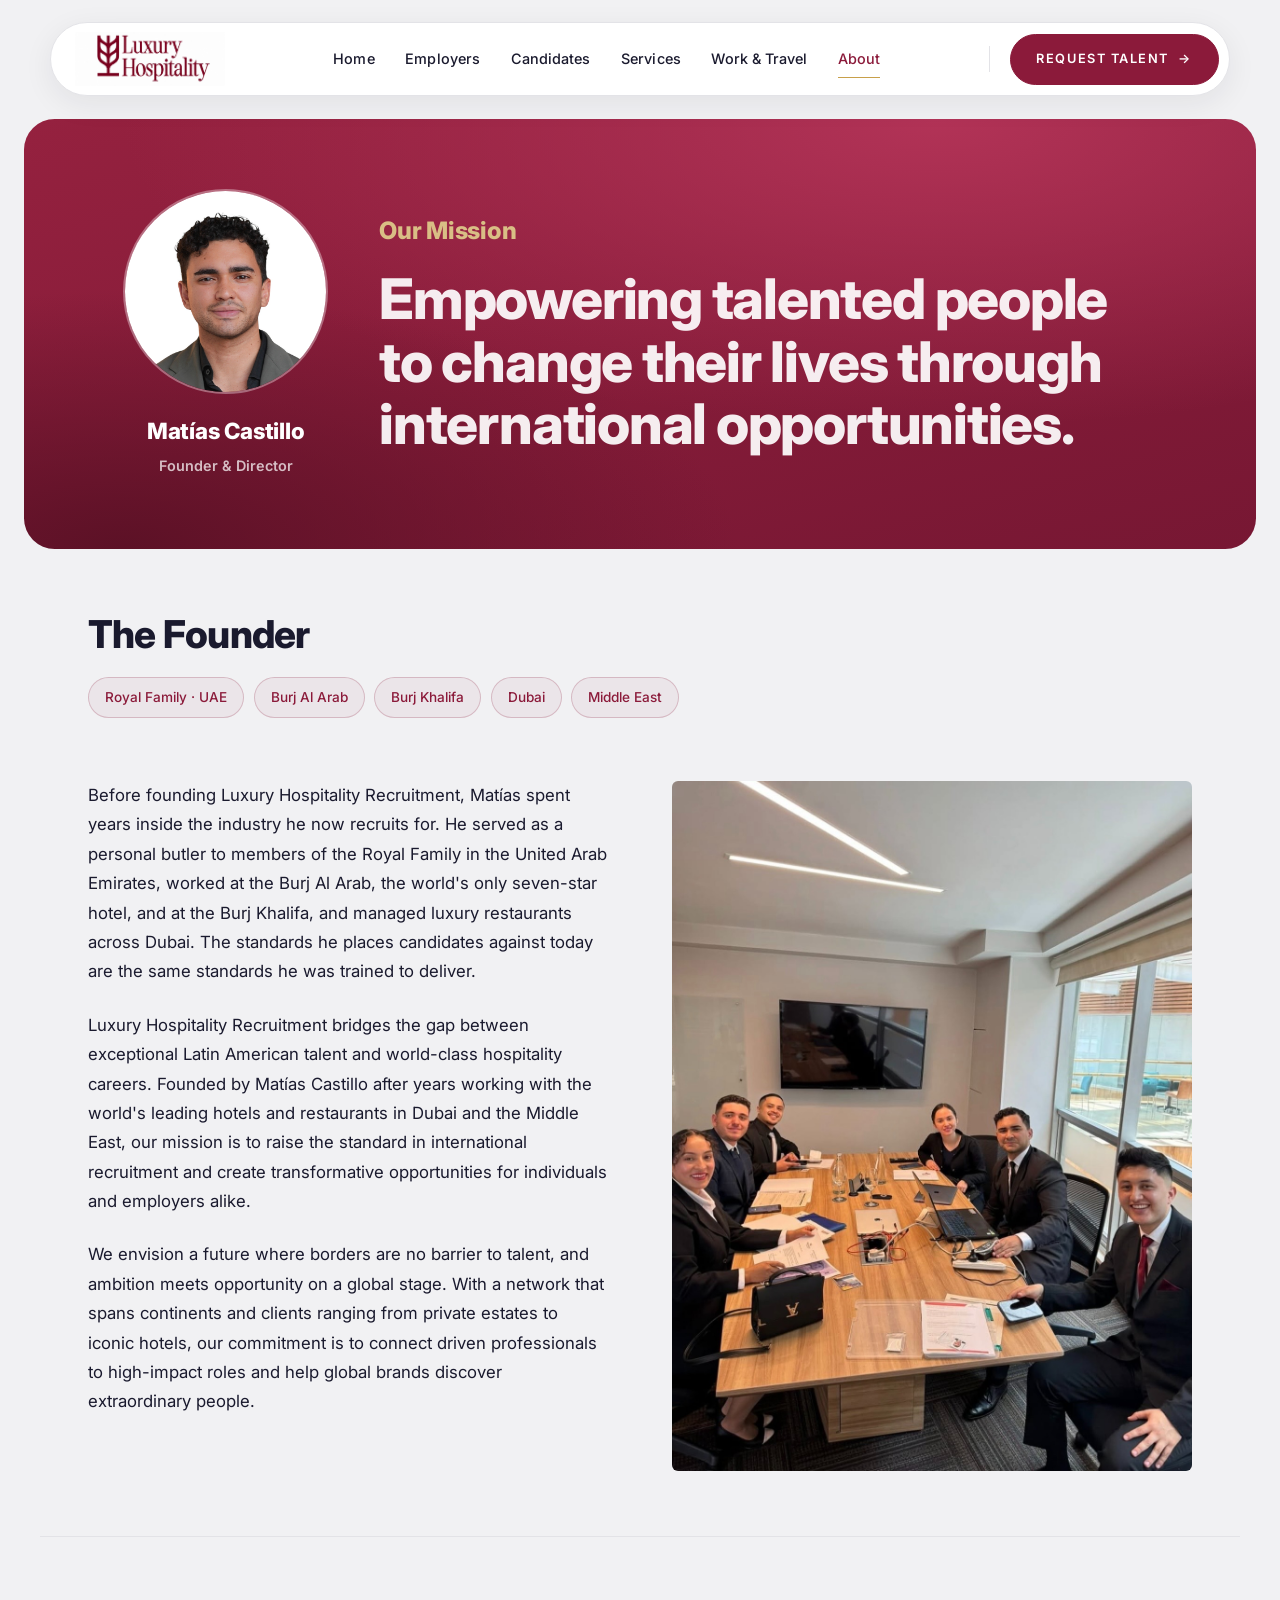
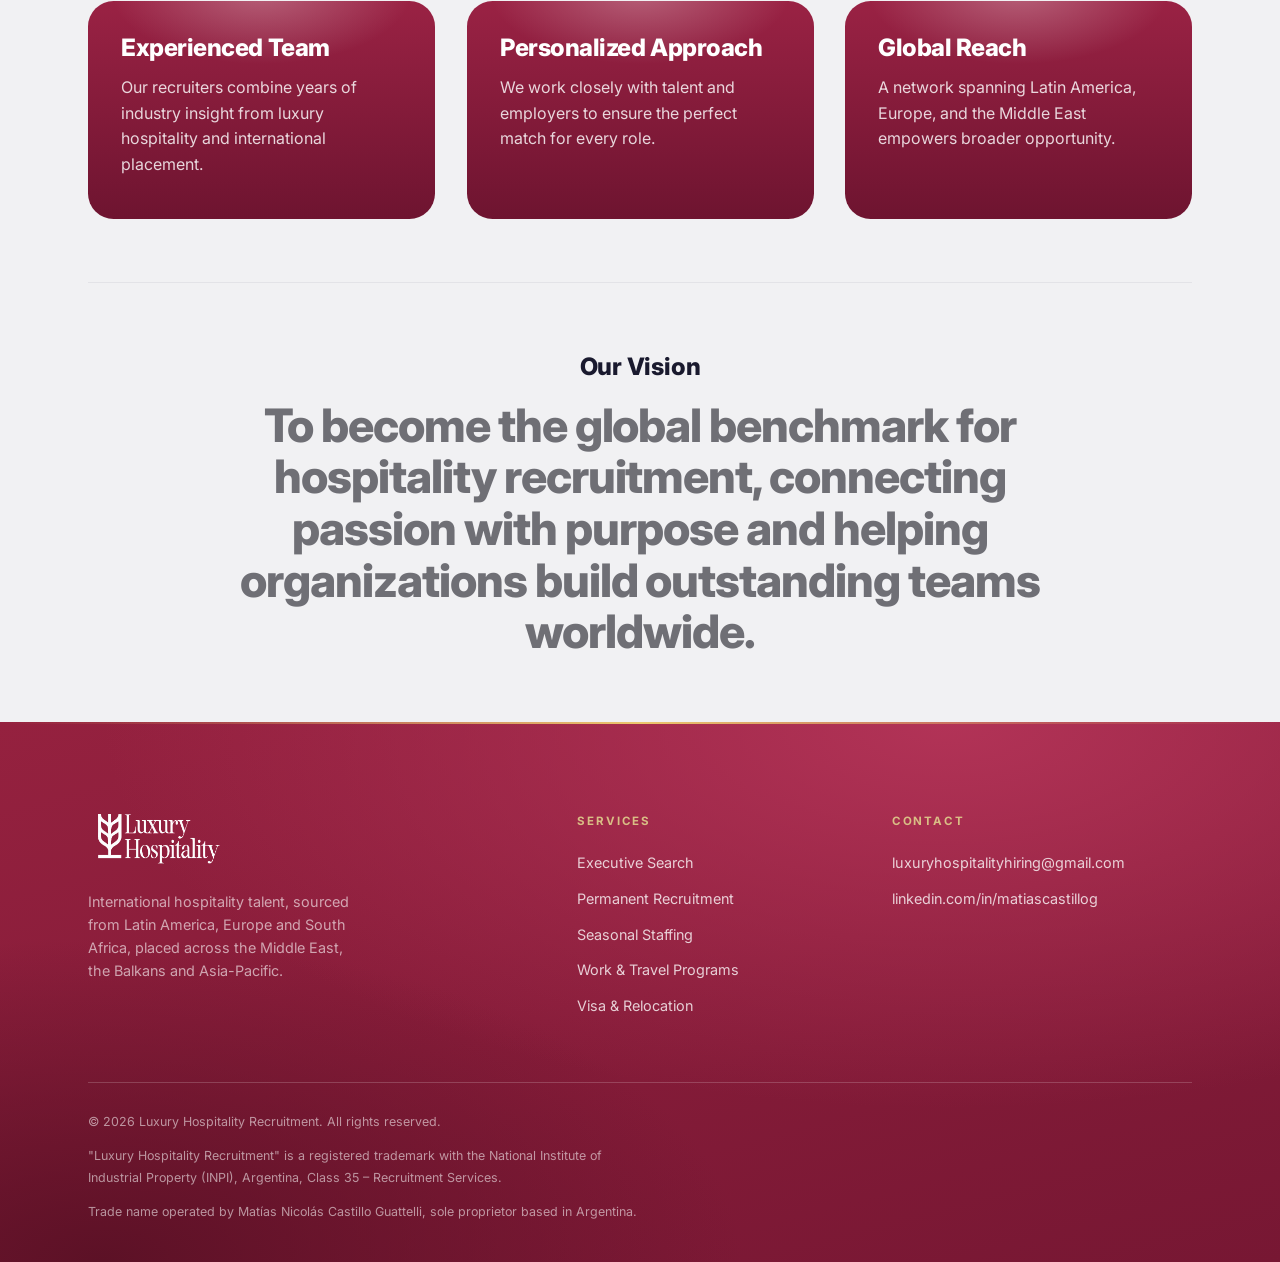
<file: about.html>
<!DOCTYPE html>
<html lang="en">
<head>
  <meta charset="UTF-8" />
  <meta name="viewport" content="width=device-width, initial-scale=1.0" />
  <title>About · Luxury Hospitality Recruitment</title>
  <meta name="description" content="Luxury Hospitality Recruitment was founded by Matías Castillo, a hospitality professional who served royalty in the UAE and worked at the Burj Al Arab and Burj Khalifa. The practice now spans 8 countries on three continents." />
  <meta name="theme-color" content="#8B1A3A" />
  <link rel="preconnect" href="https://fonts.googleapis.com" />
  <link rel="preconnect" href="https://fonts.gstatic.com" crossorigin />
  <link href="https://fonts.googleapis.com/css2?family=Cormorant+Garamond:wght@500;600&family=Inter:wght@400;500;600;700&display=swap" rel="stylesheet" />
  <link rel="icon" type="image/png" sizes="32x32" href="assets/brand/favicon-32.png" />
  <link rel="icon" type="image/png" sizes="16x16" href="assets/brand/favicon-16.png" />
  <link rel="apple-touch-icon" sizes="180x180" href="assets/brand/favicon-180.png" />
  <link rel="stylesheet" href="styles.css" />
</head>
<body class="has-hero about-page">

  <header class="nav">
    <div class="nav__inner">
      <a class="brand" href="/" aria-label="Luxury Hospitality Recruitment, Home">
        <img src="assets/brand/logo.jpeg" alt="Luxury Hospitality Recruitment" />
      </a>
      <button class="nav__toggle" aria-label="Open menu" aria-expanded="false" aria-controls="primary-nav">
        <span></span><span></span><span></span>
      </button>
      <div class="nav__menu" id="primary-nav">
        <nav class="nav__links" aria-label="Primary">
        <a class="nav__link" href="/">Home</a>
        <a class="nav__link" href="/employers">Employers</a>
        <a class="nav__link" href="/candidates">Candidates</a>
        <a class="nav__link" href="/services">Services</a>
        <a class="nav__link" href="/work-and-travel">Work &amp; Travel</a>
        <a class="nav__link" href="/about" aria-current="page">About</a>
        </nav>
        <div class="nav__right">
          <span class="nav__divider" aria-hidden="true"></span>
          <a class="btn nav__cta" href="/employers#brief">Request Talent</a>
        </div>
      </div>
    </div>
  </header>

  <main>
    <!-- MISSION (principal) -->
    <section class="mission">
      <div class="container">
        <div class="mission__layout">
          <div class="mission__person">
            <img class="mission__portrait" src="assets/about/matias.jpeg" alt="Matías Castillo, Founder and Director of Luxury Hospitality Recruitment" loading="lazy" />
            <div class="mission__person-meta">
              <span class="mission__name">Matías Castillo</span>
              <span class="mission__role">Founder &amp; Director</span>
            </div>
          </div>
          <div class="mission__copy">
            <span class="mission__label">Our Mission</span>
            <h1 class="mission__statement">Empowering talented people to change their lives through international opportunities.</h1>
          </div>
        </div>
      </div>
    </section>

    <!-- FOUNDER -->
    <section class="section founder-section">
      <div class="container">
        <div class="founder-head reveal">
          <h2 class="founder-head__title">The Founder</h2>
          <ul class="place-chips">
            <li class="chip">Royal Family · UAE</li>
            <li class="chip">Burj Al Arab</li>
            <li class="chip">Burj Khalifa</li>
            <li class="chip">Dubai</li>
            <li class="chip">Middle East</li>
          </ul>
        </div>
        <div class="founder-grid">
          <div class="founder-grid__text reveal">
            <p>Before founding Luxury Hospitality Recruitment, Matías spent years inside the industry he now recruits for. He served as a personal butler to members of the Royal Family in the United Arab Emirates, worked at the Burj Al Arab, the world's only seven-star hotel, and at the Burj Khalifa, and managed luxury restaurants across Dubai. The standards he places candidates against today are the same standards he was trained to deliver.</p>
            <p>Luxury Hospitality Recruitment bridges the gap between exceptional Latin American talent and world-class hospitality careers. Founded by Matías Castillo after years working with the world's leading hotels and restaurants in Dubai and the Middle East, our mission is to raise the standard in international recruitment and create transformative opportunities for individuals and employers alike.</p>
            <p>We envision a future where borders are no barrier to talent, and ambition meets opportunity on a global stage. With a network that spans continents and clients ranging from private estates to iconic hotels, our commitment is to connect driven professionals to high-impact roles and help global brands discover extraordinary people.</p>
          </div>
          <figure class="founder-grid__media reveal" data-delay="80">
            <img src="assets/about/team-meeting.jpeg" alt="The Luxury Hospitality Recruitment team in a working session" loading="lazy" />
          </figure>
        </div>
      </div>
    </section>

    <!-- WHY US + VISION -->
    <section class="section value-cards-section">
      <div class="container">
        <div class="value-cards">
          <article class="value-card reveal">
            <h3 class="value-card__title">Experienced Team</h3>
            <p class="value-card__desc">Our recruiters combine years of industry insight from luxury hospitality and international placement.</p>
          </article>
          <article class="value-card reveal" data-delay="100">
            <h3 class="value-card__title">Personalized Approach</h3>
            <p class="value-card__desc">We work closely with talent and employers to ensure the perfect match for every role.</p>
          </article>
          <article class="value-card reveal" data-delay="200">
            <h3 class="value-card__title">Global Reach</h3>
            <p class="value-card__desc">A network spanning Latin America, Europe, and the Middle East empowers broader opportunity.</p>
          </article>
        </div>

        <div class="vision reveal">
          <span class="mission__label">Our Vision</span>
          <p class="mission__statement">To become the global benchmark for hospitality recruitment, connecting passion with purpose and helping organizations build outstanding teams worldwide.</p>
        </div>
      </div>
    </section>
  </main>

  <footer class="footer">
    <div class="container">
      <div class="footer__grid">
        <div class="footer__brand">
          <img class="footer__logo" src="assets/brand/logo-white.png" alt="Luxury Hospitality Recruitment" />
          <p class="footer__tag">International hospitality talent, sourced from Latin America, Europe and South Africa, placed across the Middle East, the Balkans and Asia-Pacific.</p>
        </div>
        <div>
          <h4>Services</h4>
          <ul class="footer__links">
            <li>Executive Search</li>
            <li>Permanent Recruitment</li>
            <li>Seasonal Staffing</li>
            <li>Work &amp; Travel Programs</li>
            <li>Visa &amp; Relocation</li>
          </ul>
        </div>
        <div>
          <h4>Contact</h4>
          <ul class="footer__contact">
            <li><a href="mailto:luxuryhospitalityhiring@gmail.com">luxuryhospitalityhiring@gmail.com</a></li>
            <li><a href="https://www.linkedin.com/in/matiascastillog" target="_blank" rel="noopener">linkedin.com/in/matiascastillog</a></li>
          </ul>
        </div>
      </div>
      <div class="footer__legal">
        <p>&copy; <span data-year>2026</span> Luxury Hospitality Recruitment. All rights reserved.</p>
        <p>"Luxury Hospitality Recruitment" is a registered trademark with the National Institute of Industrial Property (INPI), Argentina, Class 35 – Recruitment Services.</p>
        <p>Trade name operated by Matías Nicolás Castillo Guattelli, sole proprietor based in Argentina.</p>
      </div>
    </div>
  </footer>

  <script src="script.js"></script>
</body>
</html>
</file>
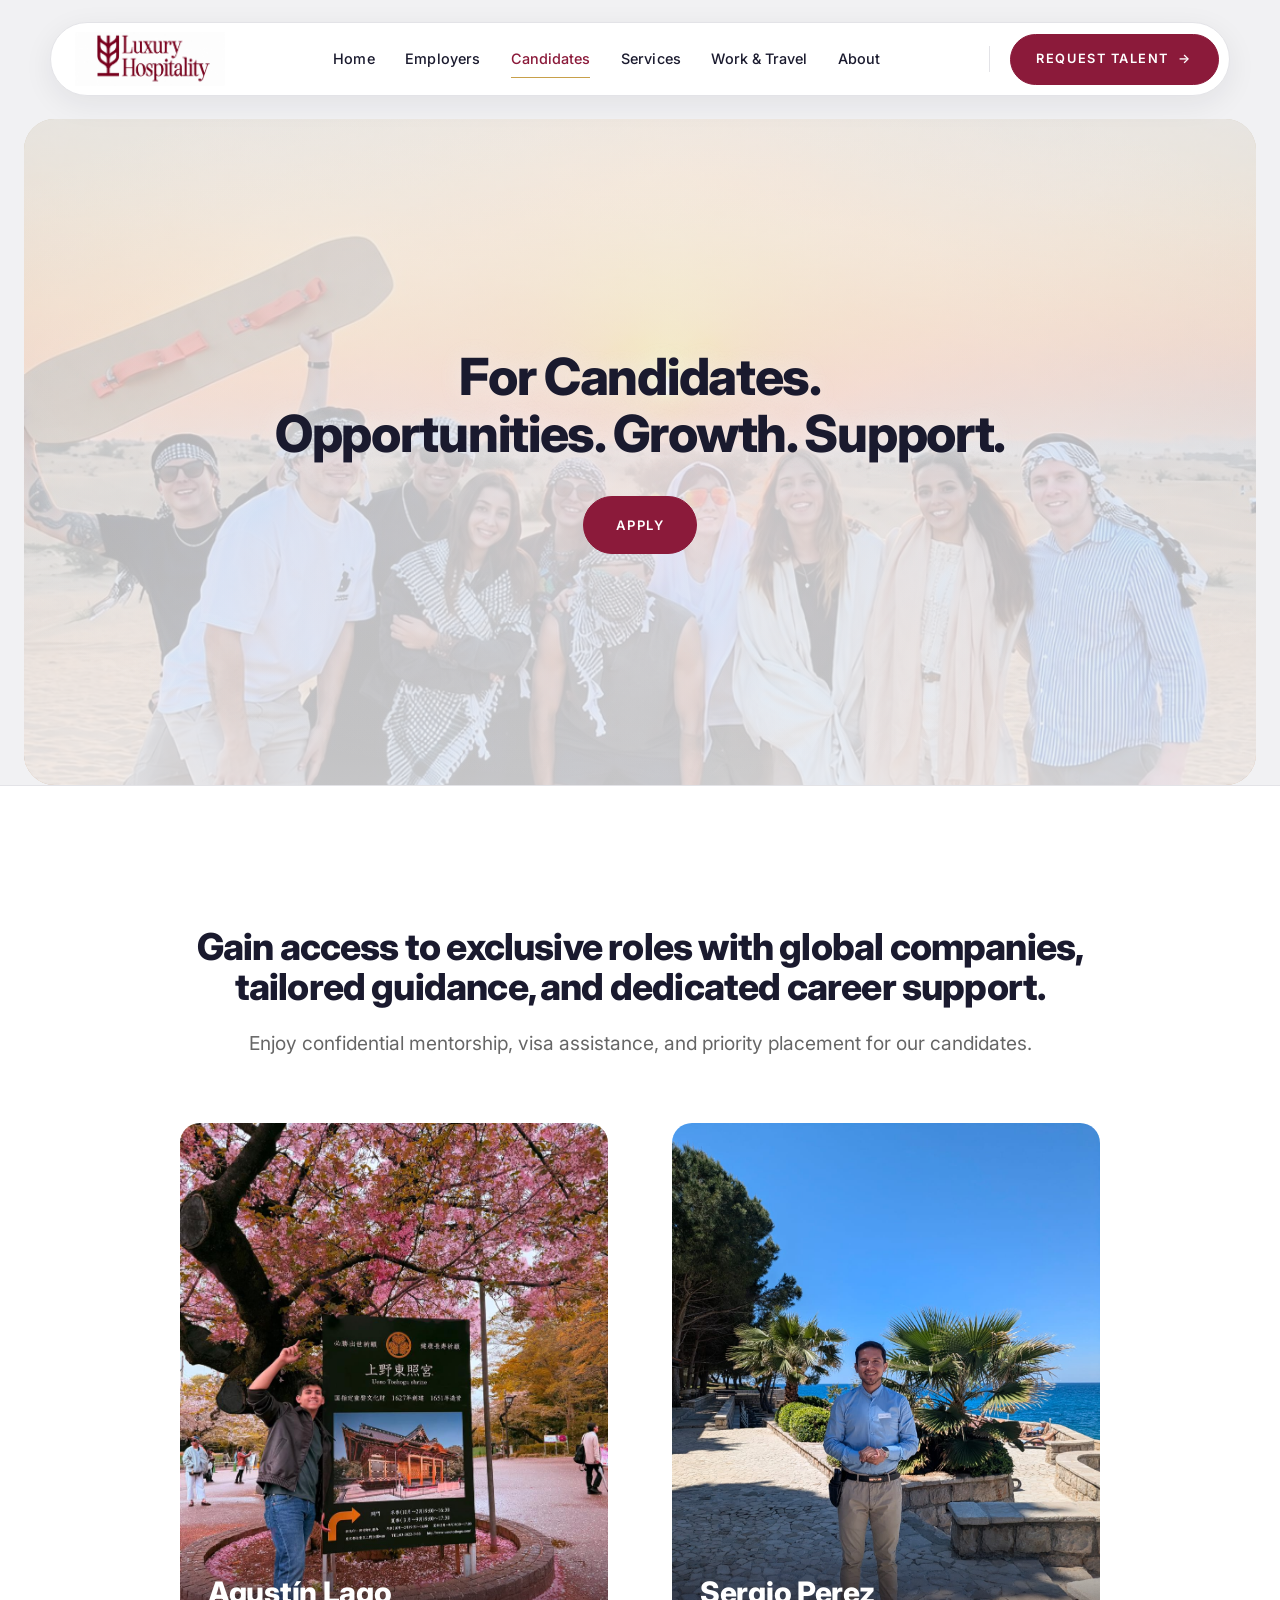
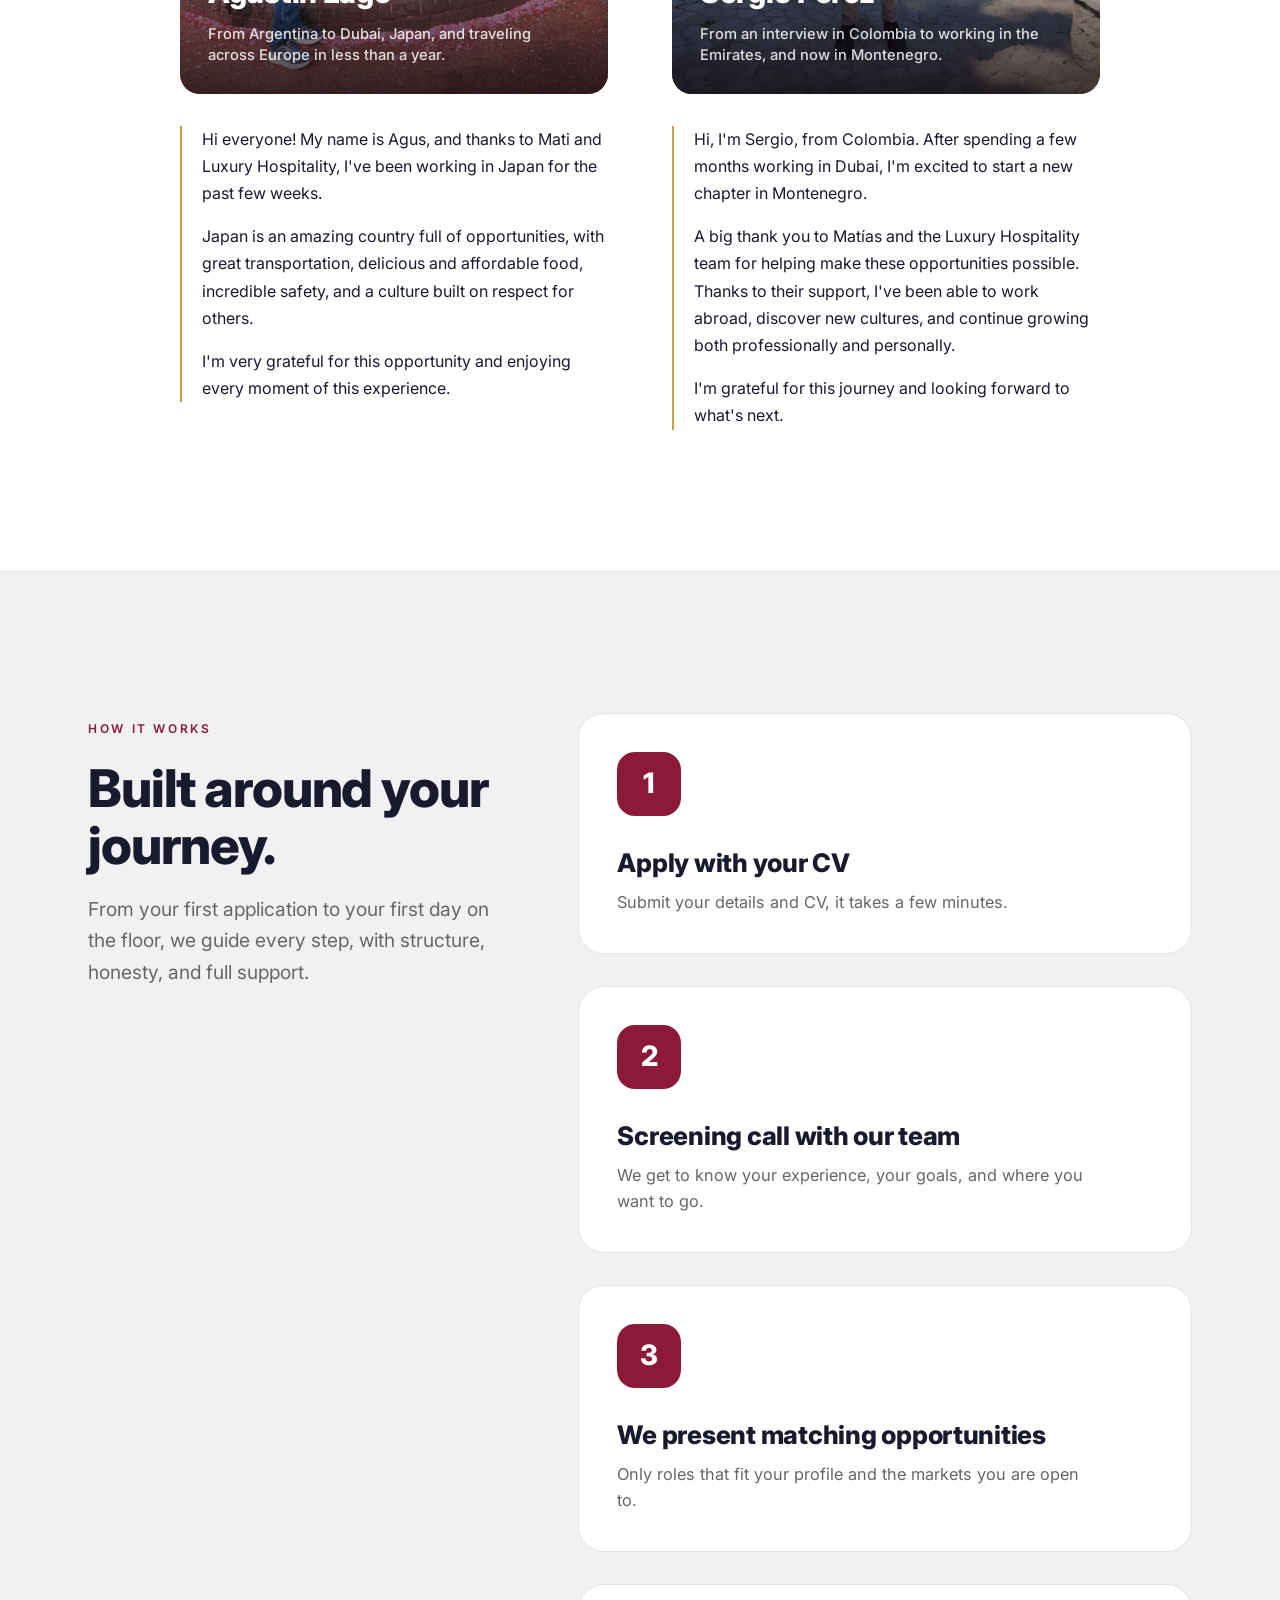
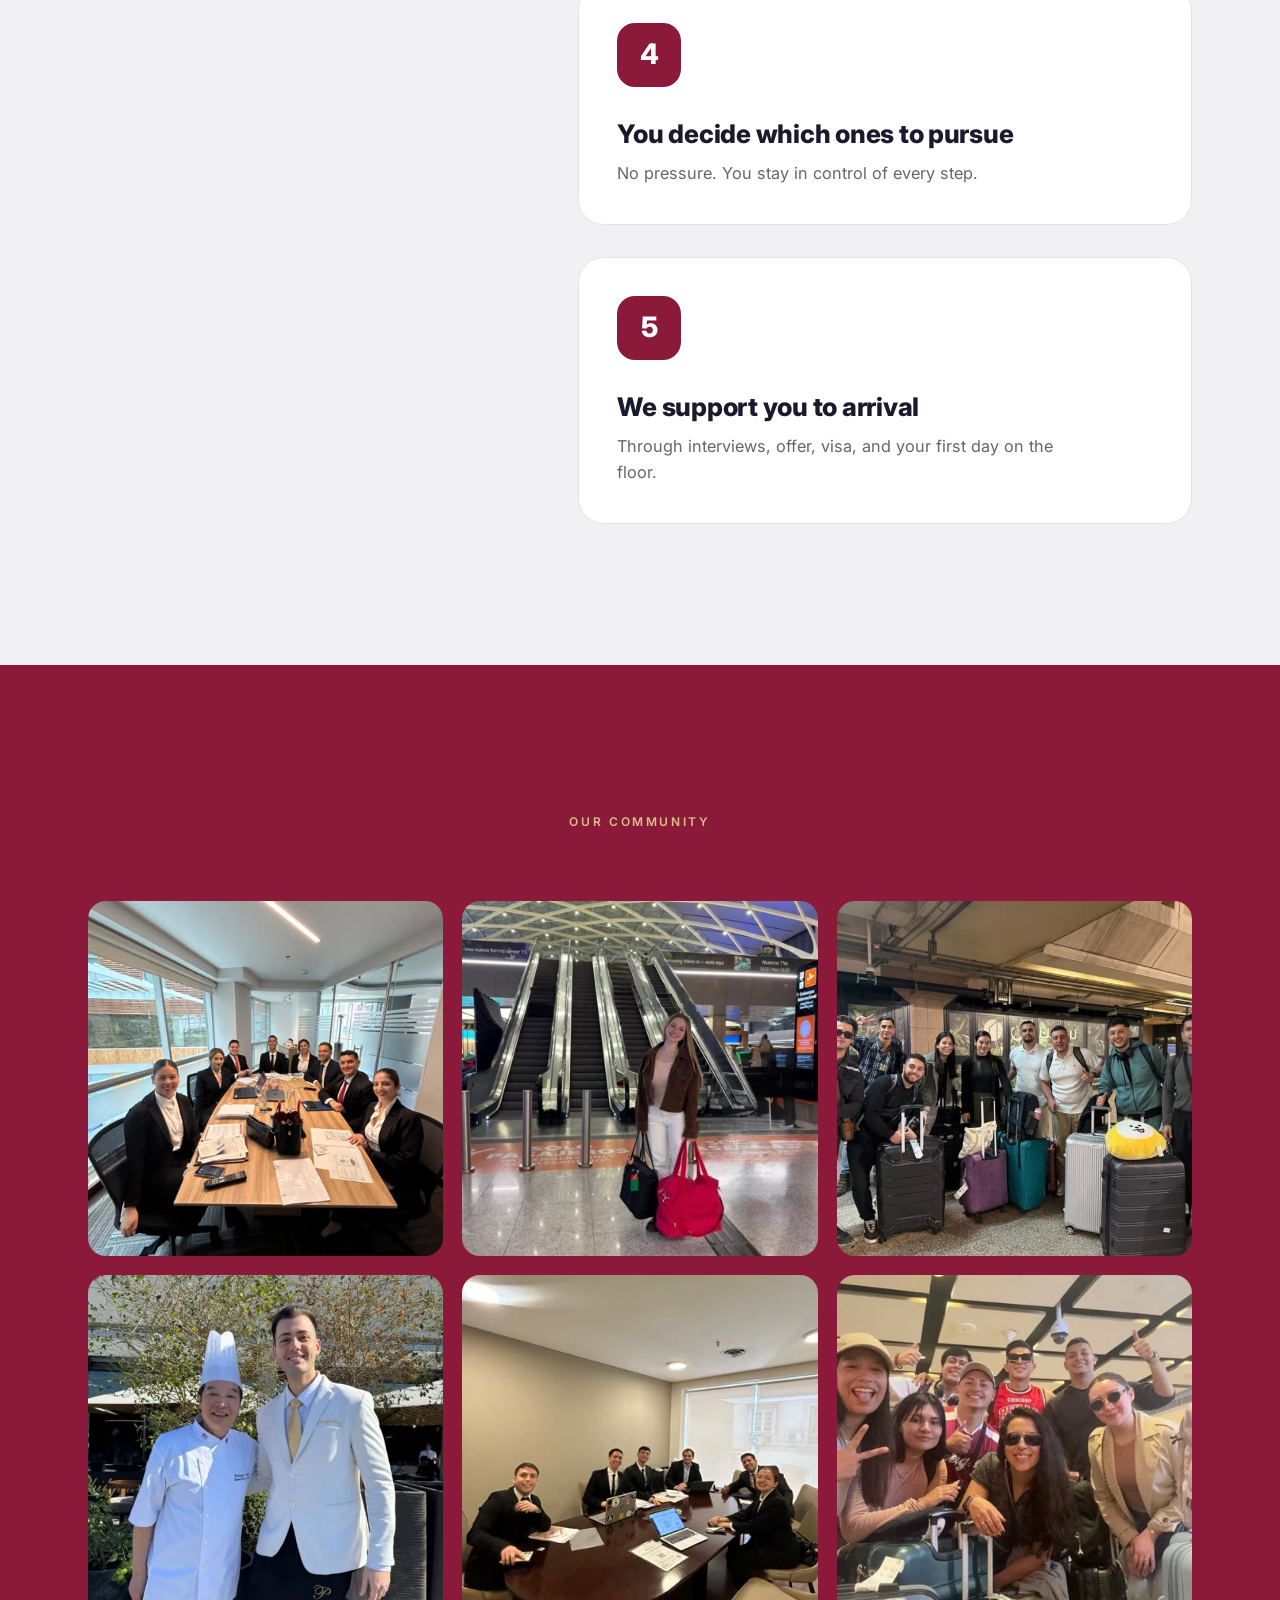
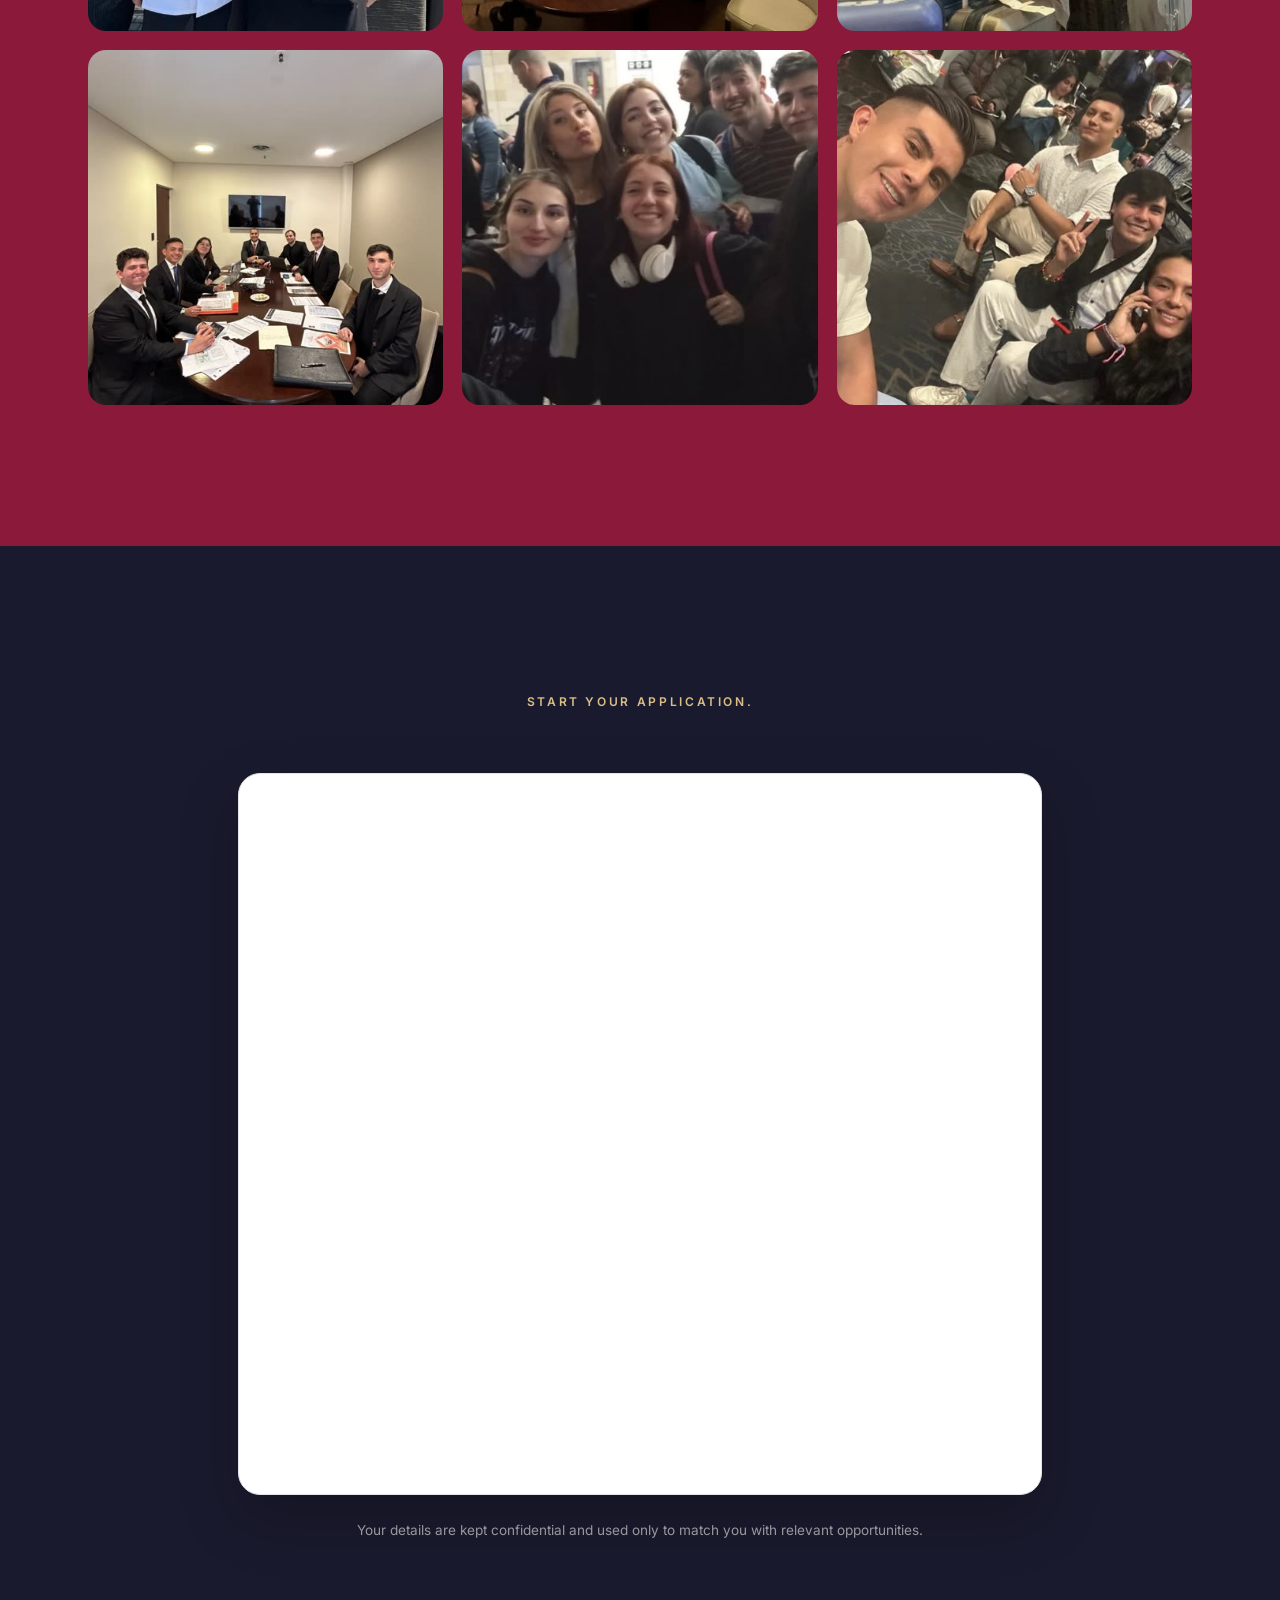
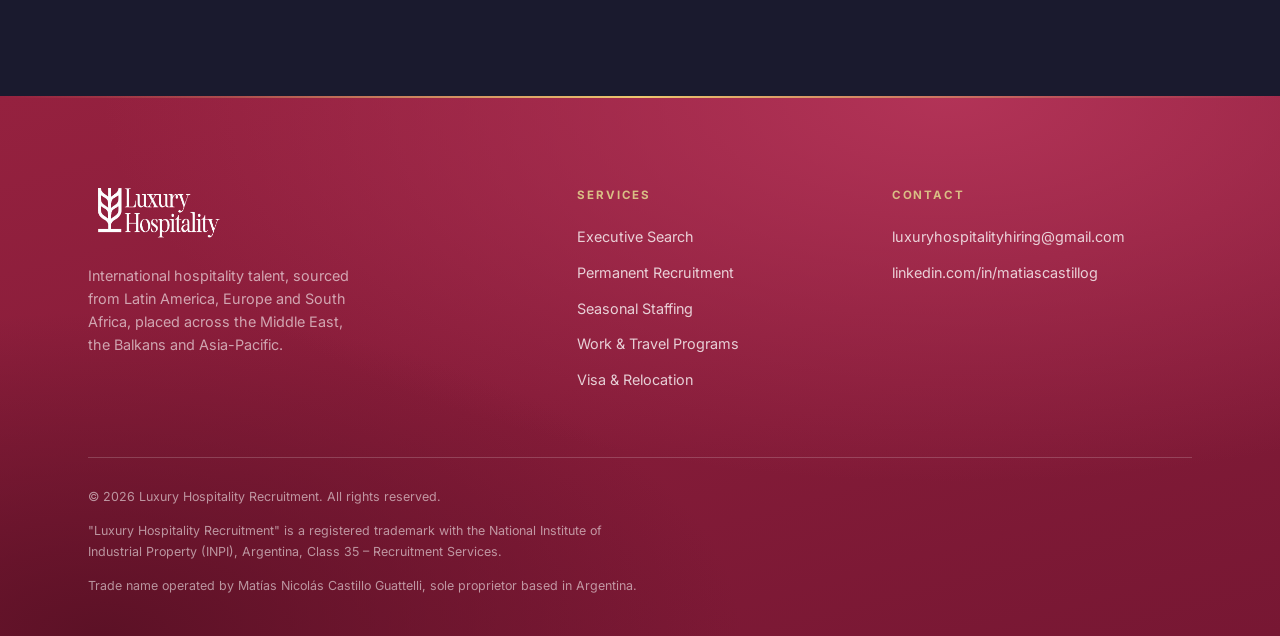
<file: candidates.html>
<!DOCTYPE html>
<html lang="en">
<head>
  <meta charset="UTF-8" />
  <meta name="viewport" content="width=device-width, initial-scale=1.0" />
  <title>Candidates · Luxury Hospitality Recruitment</title>
  <meta name="description" content="Build a career that travels with you. Opportunities at luxury hotels, resorts, restaurants and cruise lines across the world's most demanding markets, with end-to-end visa and relocation support." />
  <meta name="theme-color" content="#8B1A3A" />
  <link rel="preconnect" href="https://fonts.googleapis.com" />
  <link rel="preconnect" href="https://fonts.gstatic.com" crossorigin />
  <link href="https://fonts.googleapis.com/css2?family=Cormorant+Garamond:wght@500;600&family=Inter:wght@400;500;600;700&display=swap" rel="stylesheet" />
  <link rel="icon" type="image/png" sizes="32x32" href="assets/brand/favicon-32.png" />
  <link rel="icon" type="image/png" sizes="16x16" href="assets/brand/favicon-16.png" />
  <link rel="apple-touch-icon" sizes="180x180" href="assets/brand/favicon-180.png" />
  <link rel="stylesheet" href="styles.css" />
</head>
<body class="has-hero framed-top">

  <header class="nav">
    <div class="nav__inner">
      <a class="brand" href="/" aria-label="Luxury Hospitality Recruitment, Home">
        <img src="assets/brand/logo.jpeg" alt="Luxury Hospitality Recruitment" />
      </a>
      <button class="nav__toggle" aria-label="Open menu" aria-expanded="false" aria-controls="primary-nav">
        <span></span><span></span><span></span>
      </button>
      <div class="nav__menu" id="primary-nav">
        <nav class="nav__links" aria-label="Primary">
        <a class="nav__link" href="/">Home</a>
        <a class="nav__link" href="/employers">Employers</a>
        <a class="nav__link" href="/candidates" aria-current="page">Candidates</a>
        <a class="nav__link" href="/services">Services</a>
        <a class="nav__link" href="/work-and-travel">Work &amp; Travel</a>
        <a class="nav__link" href="/about">About</a>
        </nav>
        <div class="nav__right">
          <span class="nav__divider" aria-hidden="true"></span>
          <a class="btn nav__cta" href="/employers#brief">Request Talent</a>
        </div>
      </div>
    </div>
  </header>

  <main>
    <!-- HERO (image background) -->
    <section class="cand-hero">
      <div class="cand-hero__scrim"></div>
      <div class="container cand-hero__inner">
        <h1 class="cand-hero__title">For Candidates.</h1>
        <p class="cand-hero__sub">Opportunities. Growth. Support.</p>
        <a class="btn cand-hero__cta" href="#apply">Apply</a>
      </div>
    </section>

    <!-- SUCCESS STORIES -->
    <section class="section" style="background:#fff;border-block:1px solid var(--line)">
      <div class="container">
        <div class="section-head is-centered reveal" style="max-width:62rem">
          <h2 class="serif" style="font-size:clamp(1.6rem, 2.9vw, 2.45rem)">Gain access to exclusive roles with global companies, tailored guidance, and dedicated career support.</h2>
          <p>Enjoy confidential mentorship, visa assistance, and priority placement for our candidates.</p>
        </div>
        <div class="stories">
          <figure class="story reveal">
            <div class="story__media">
              <img src="assets/candidates/agustin-japan.jpeg" alt="Agustín Lago in Japan, beneath cherry blossoms" loading="lazy" />
              <figcaption class="story__cap">
                <span class="story__name">Agustín Lago</span>
                <span class="story__route">From Argentina to Dubai, Japan, and traveling across Europe in less than a year.</span>
              </figcaption>
            </div>
            <blockquote class="story__quote">
              <p>Hi everyone! My name is Agus, and thanks to Mati and Luxury Hospitality, I've been working in Japan for the past few weeks.</p>
              <p>Japan is an amazing country full of opportunities, with great transportation, delicious and affordable food, incredible safety, and a culture built on respect for others.</p>
              <p>I'm very grateful for this opportunity and enjoying every moment of this experience.</p>
            </blockquote>
          </figure>

          <figure class="story reveal" data-delay="120">
            <div class="story__media">
              <img src="assets/candidates/sergio-montenegro.jpeg" alt="Sergio Perez in Montenegro, by the sea" loading="lazy" />
              <figcaption class="story__cap">
                <span class="story__name">Sergio Perez</span>
                <span class="story__route">From an interview in Colombia to working in the Emirates, and now in Montenegro.</span>
              </figcaption>
            </div>
            <blockquote class="story__quote">
              <p>Hi, I'm Sergio, from Colombia. After spending a few months working in Dubai, I'm excited to start a new chapter in Montenegro.</p>
              <p>A big thank you to Matías and the Luxury Hospitality team for helping make these opportunities possible. Thanks to their support, I've been able to work abroad, discover new cultures, and continue growing both professionally and personally.</p>
              <p>I'm grateful for this journey and looking forward to what's next.</p>
            </blockquote>
          </figure>
        </div>
      </div>
    </section>

    <!-- PROCESS (sticky) -->
    <section class="section process-sticky">
      <div class="container">
        <div class="process-sticky__grid">
          <div class="process-sticky__intro">
            <span class="eyebrow">How It Works</span>
            <h2 class="serif" style="margin-top:1.25rem">Built around your journey.</h2>
            <p>From your first application to your first day on the floor, we guide every step, with structure, honesty, and full support.</p>
          </div>
          <div class="process-sticky__steps">
            <article class="pstep reveal">
              <div class="pstep__num">1</div>
              <h3 class="pstep__title">Apply with your CV</h3>
              <p class="pstep__desc">Submit your details and CV, it takes a few minutes.</p>
            </article>
            <article class="pstep reveal">
              <div class="pstep__num">2</div>
              <h3 class="pstep__title">Screening call with our team</h3>
              <p class="pstep__desc">We get to know your experience, your goals, and where you want to go.</p>
            </article>
            <article class="pstep reveal">
              <div class="pstep__num">3</div>
              <h3 class="pstep__title">We present matching opportunities</h3>
              <p class="pstep__desc">Only roles that fit your profile and the markets you are open to.</p>
            </article>
            <article class="pstep reveal">
              <div class="pstep__num">4</div>
              <h3 class="pstep__title">You decide which ones to pursue</h3>
              <p class="pstep__desc">No pressure. You stay in control of every step.</p>
            </article>
            <article class="pstep reveal">
              <div class="pstep__num">5</div>
              <h3 class="pstep__title">We support you to arrival</h3>
              <p class="pstep__desc">Through interviews, offer, visa, and your first day on the floor.</p>
            </article>
          </div>
        </div>
      </div>
    </section>

    <!-- PHOTO WALL -->
    <section class="section photo-wall-section">
      <div class="container">
        <div class="section-head is-centered reveal" style="margin-bottom:clamp(2rem,4vw,3rem)">
          <span class="eyebrow is-light is-centered">Our Community</span>
        </div>
        <div class="photo-grid reveal">
          <img src="assets/candidates/journey-1.jpeg" alt="" loading="lazy" />
          <img src="assets/candidates/journey-2.jpeg" alt="" loading="lazy" />
          <img src="assets/candidates/journey-3.jpeg" alt="" loading="lazy" />
          <img src="assets/candidates/journey-4.jpeg" alt="" loading="lazy" />
          <img src="assets/candidates/journey-5.jpeg" alt="" loading="lazy" />
          <img src="assets/candidates/journey-6.jpeg" alt="" loading="lazy" />
          <img src="assets/candidates/journey-7.jpeg" alt="" loading="lazy" />
          <img src="assets/candidates/journey-8.jpeg" alt="" loading="lazy" />
          <img src="assets/candidates/journey-9.jpeg" alt="" loading="lazy" />
        </div>
      </div>
    </section>

    <!-- APPLY FORM -->
    <section class="section" id="apply" style="background:var(--charcoal)">
      <div class="container" style="max-width:900px">
        <div class="section-head is-centered reveal" style="margin-bottom:2.5rem">
          <span class="eyebrow is-light is-centered">Start your application.</span>
        </div>
        <div class="airtable-card reveal">
          <iframe class="airtable-embed" title="Candidate application form" src="https://airtable.com/embed/app2NPR0lQ0SENall/pagwX07LCxWyLsebN/form" frameborder="0" onmousewheel="" width="100%" height="720" style="background: transparent; border: none; display: block;"></iframe>
        </div>
        <p class="form-note" style="text-align:center;color:rgba(255,255,255,.6);margin-top:1.5rem">Your details are kept confidential and used only to match you with relevant opportunities.</p>
      </div>
    </section>
  </main>

  <footer class="footer">
    <div class="container">
      <div class="footer__grid">
        <div class="footer__brand">
          <img class="footer__logo" src="assets/brand/logo-white.png" alt="Luxury Hospitality Recruitment" />
          <p class="footer__tag">International hospitality talent, sourced from Latin America, Europe and South Africa, placed across the Middle East, the Balkans and Asia-Pacific.</p>
        </div>
        <div>
          <h4>Services</h4>
          <ul class="footer__links">
            <li>Executive Search</li>
            <li>Permanent Recruitment</li>
            <li>Seasonal Staffing</li>
            <li>Work &amp; Travel Programs</li>
            <li>Visa &amp; Relocation</li>
          </ul>
        </div>
        <div>
          <h4>Contact</h4>
          <ul class="footer__contact">
            <li><a href="mailto:luxuryhospitalityhiring@gmail.com">luxuryhospitalityhiring@gmail.com</a></li>
            <li><a href="https://www.linkedin.com/in/matiascastillog" target="_blank" rel="noopener">linkedin.com/in/matiascastillog</a></li>
          </ul>
        </div>
      </div>
      <div class="footer__legal">
        <p>&copy; <span data-year>2026</span> Luxury Hospitality Recruitment. All rights reserved.</p>
        <p>"Luxury Hospitality Recruitment" is a registered trademark with the National Institute of Industrial Property (INPI), Argentina, Class 35 – Recruitment Services.</p>
        <p>Trade name operated by Matías Nicolás Castillo Guattelli, sole proprietor based in Argentina.</p>
      </div>
    </div>
  </footer>

  <script src="script.js"></script>
</body>
</html>
</file>
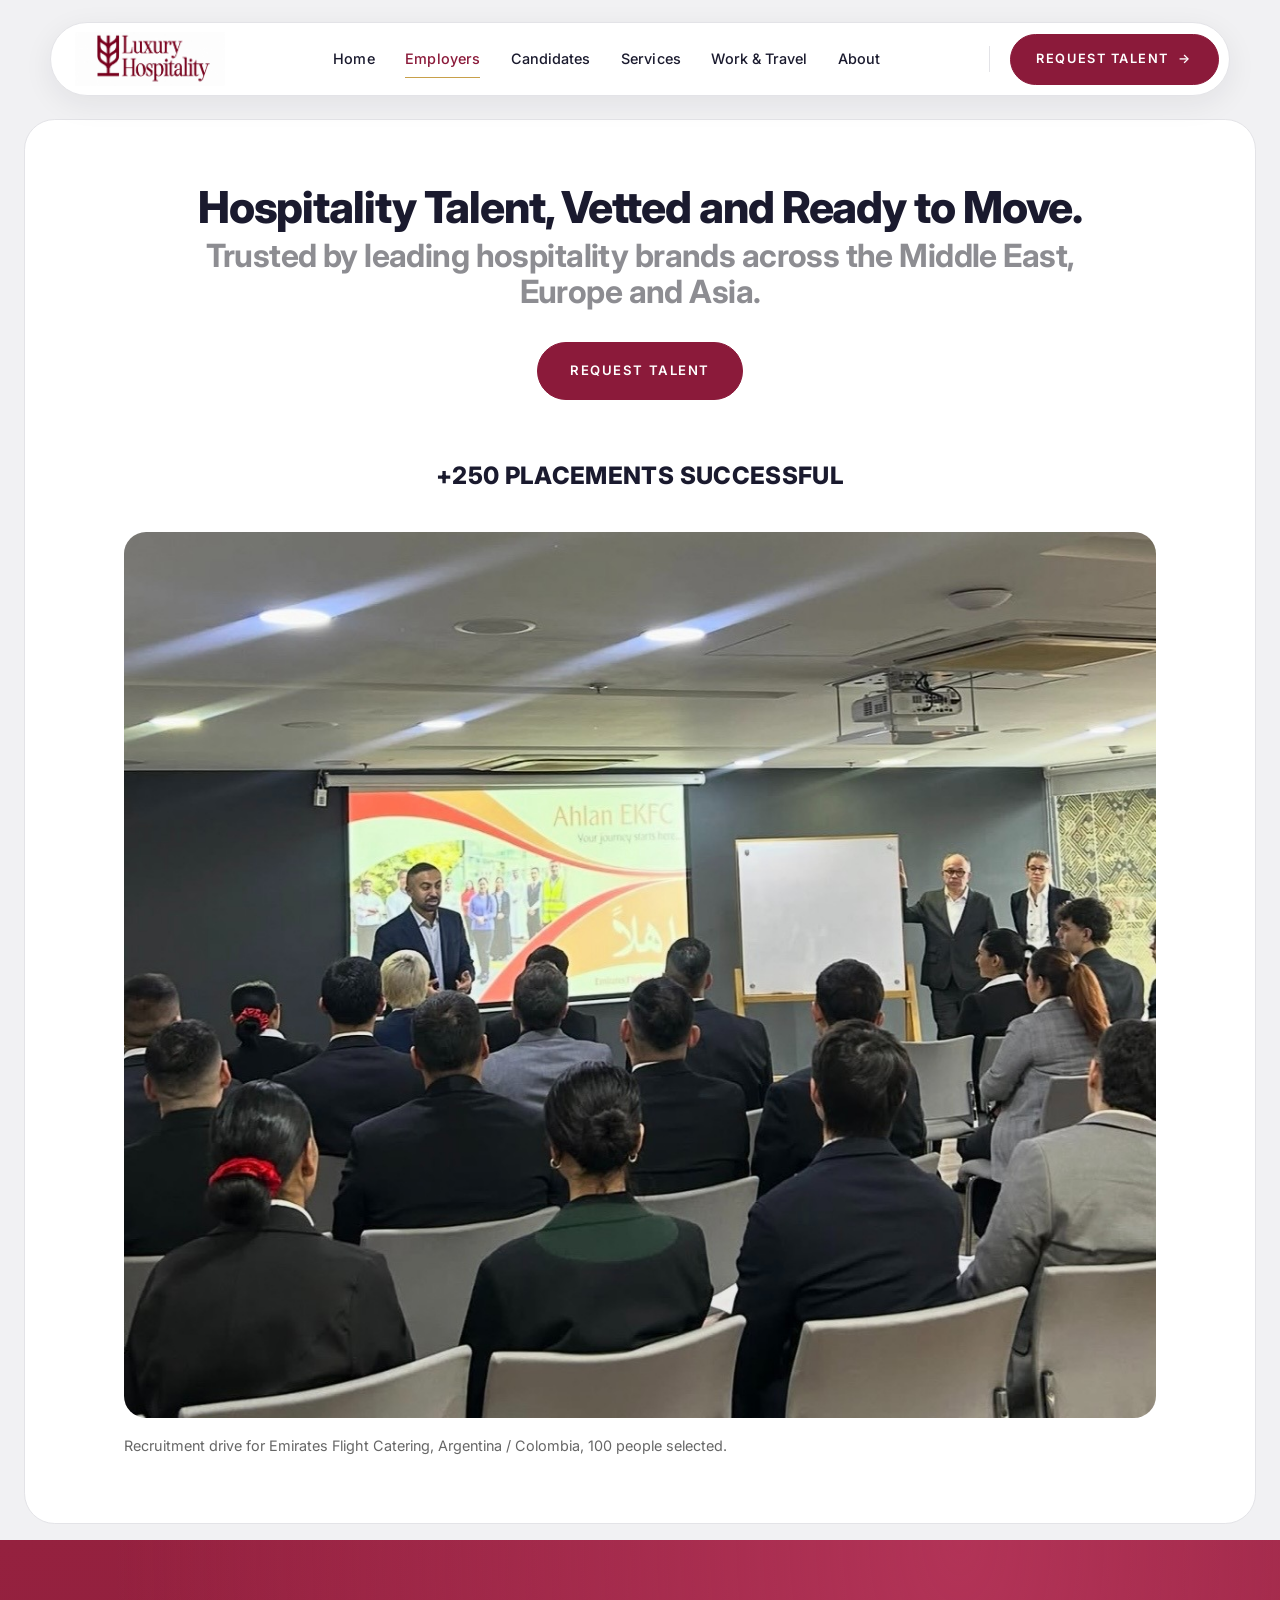
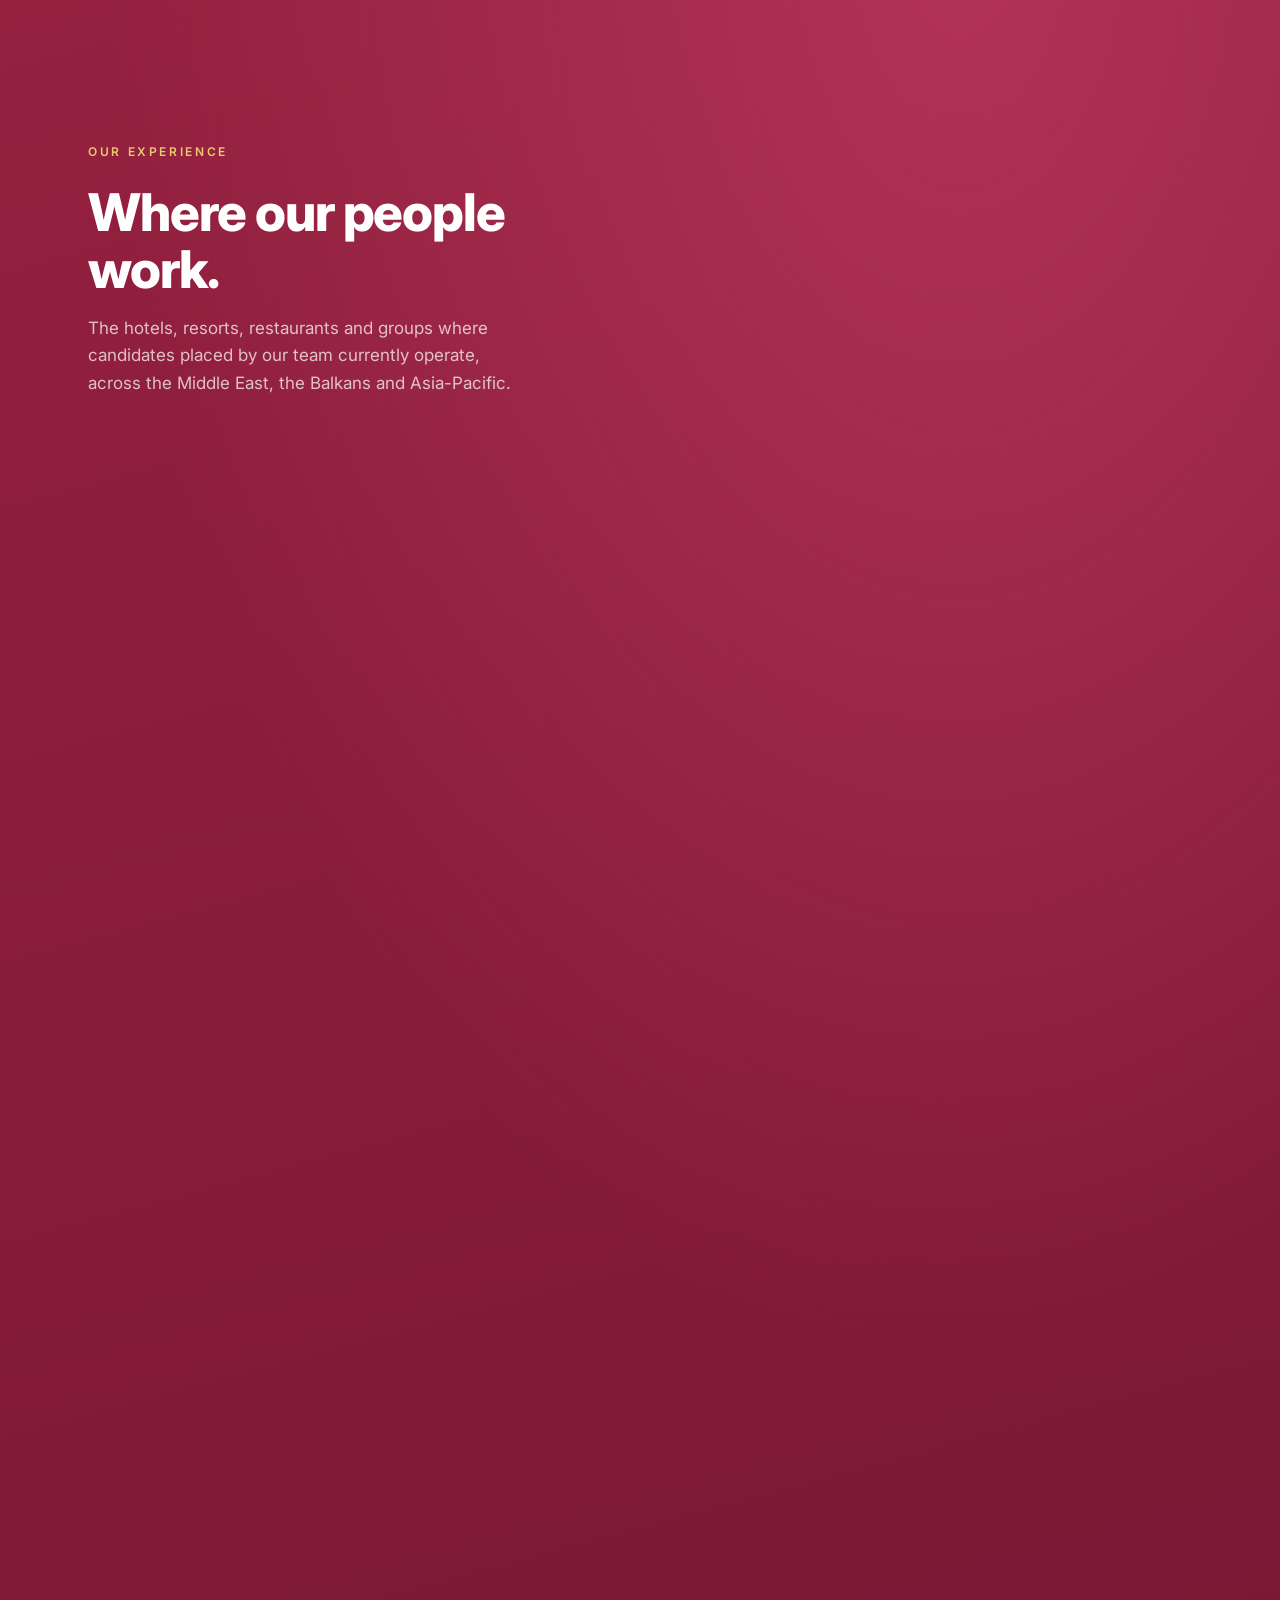
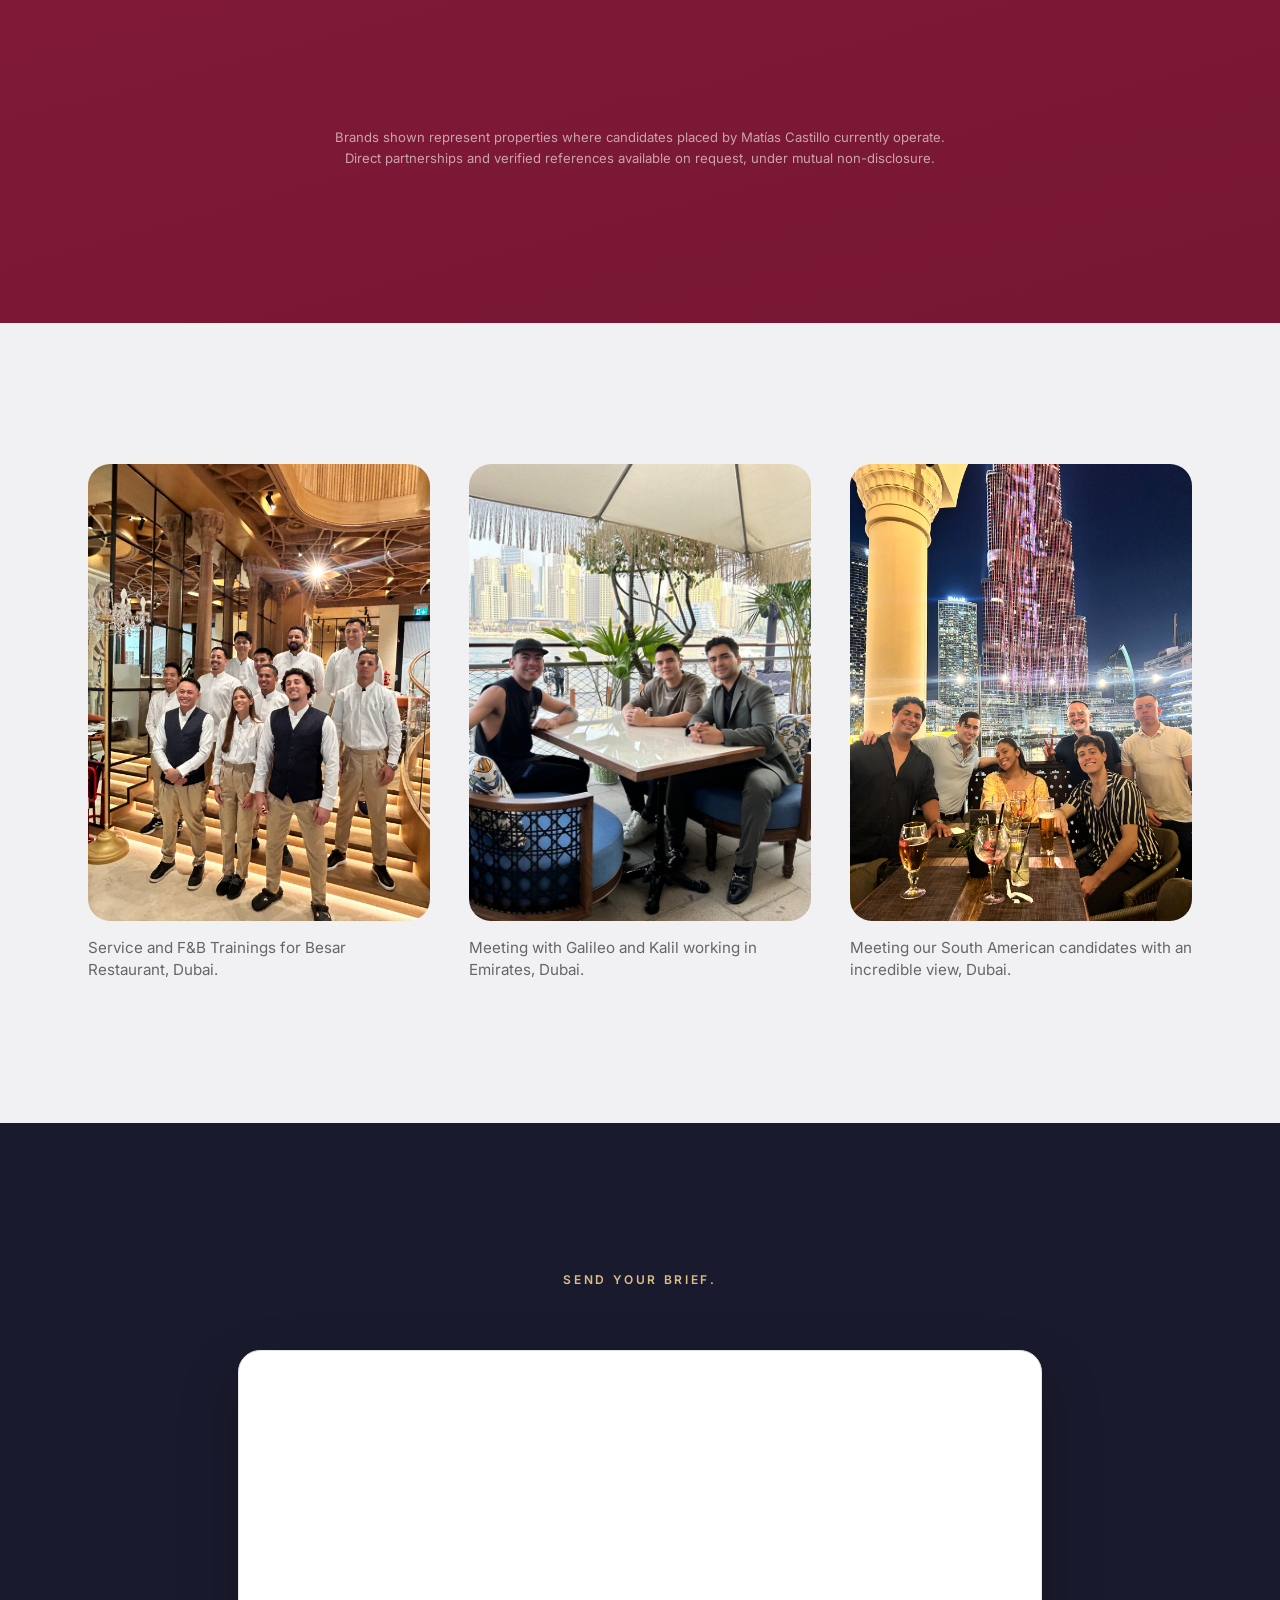
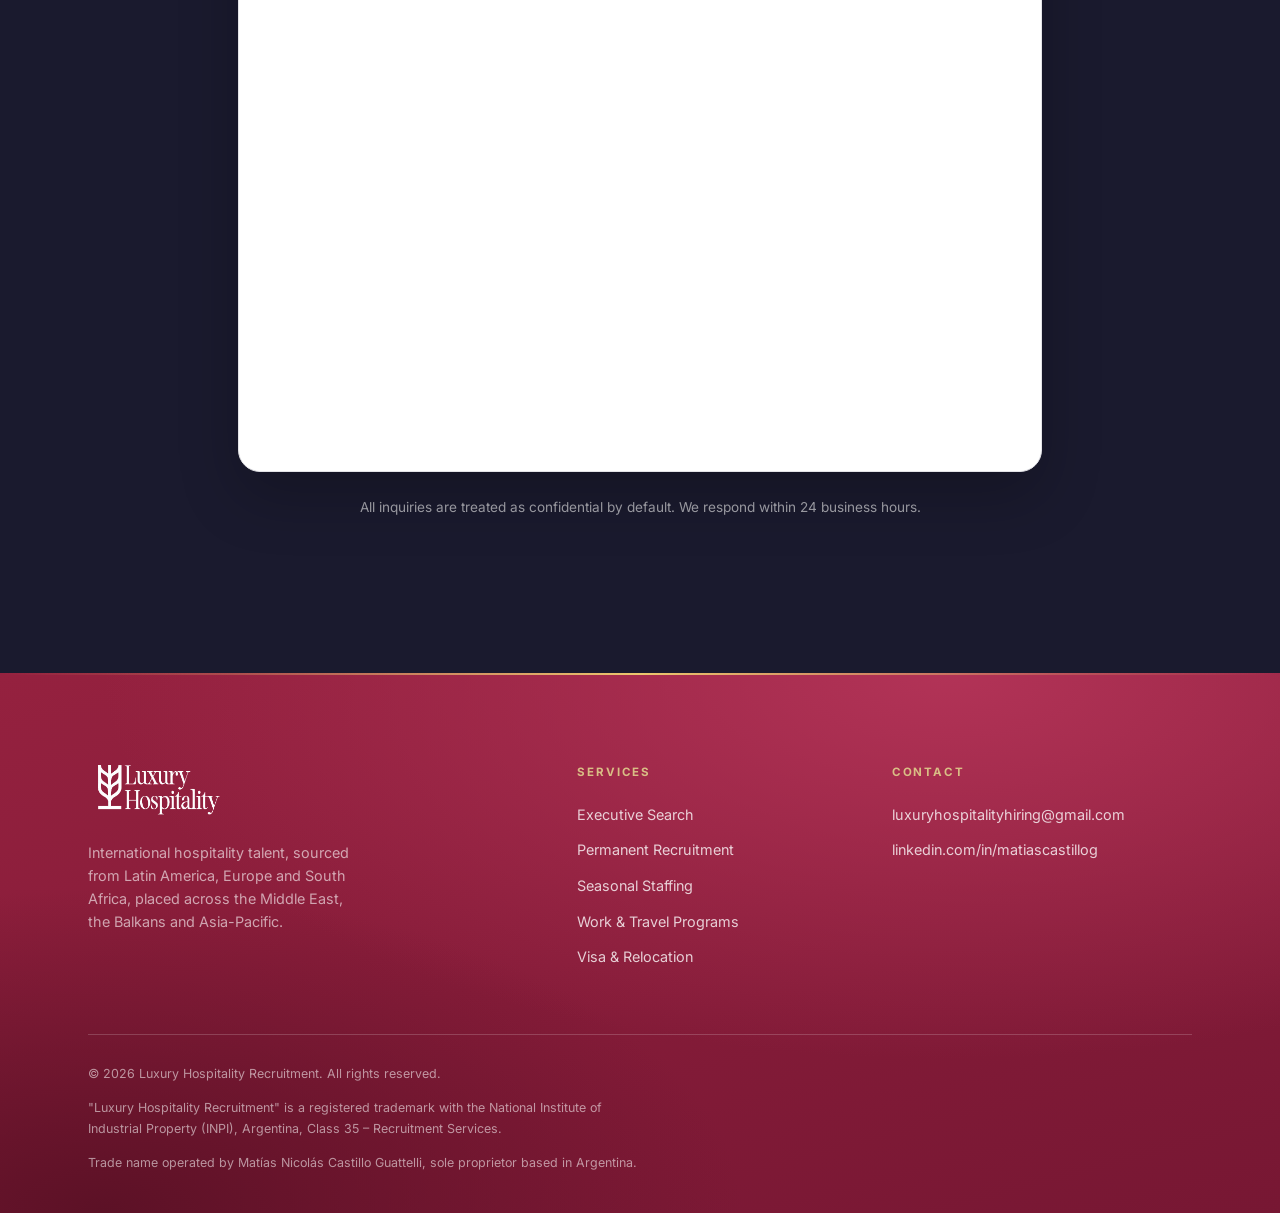
<file: employers.html>
<!DOCTYPE html>
<html lang="en">
<head>
  <meta charset="UTF-8" />
  <meta name="viewport" content="width=device-width, initial-scale=1.0" />
  <title>Employers · Luxury Hospitality Recruitment</title>
  <meta name="description" content="Hospitality talent, vetted and ready to move. Trusted by leading hospitality brands across the Middle East, Europe and Asia. Share your brief and receive a pre-screened shortlist." />
  <meta name="theme-color" content="#8B1A3A" />
  <link rel="preconnect" href="https://fonts.googleapis.com" />
  <link rel="preconnect" href="https://fonts.gstatic.com" crossorigin />
  <link href="https://fonts.googleapis.com/css2?family=Cormorant+Garamond:wght@500;600&family=Inter:wght@400;500;600;700&display=swap" rel="stylesheet" />
  <link rel="icon" type="image/png" sizes="32x32" href="assets/brand/favicon-32.png" />
  <link rel="icon" type="image/png" sizes="16x16" href="assets/brand/favicon-16.png" />
  <link rel="apple-touch-icon" sizes="180x180" href="assets/brand/favicon-180.png" />
  <link rel="stylesheet" href="styles.css" />
</head>
<body class="has-hero framed-top">

  <header class="nav">
    <div class="nav__inner">
      <a class="brand" href="/" aria-label="Luxury Hospitality Recruitment, Home">
        <img src="assets/brand/logo.jpeg" alt="Luxury Hospitality Recruitment" />
      </a>
      <button class="nav__toggle" aria-label="Open menu" aria-expanded="false" aria-controls="primary-nav">
        <span></span><span></span><span></span>
      </button>
      <div class="nav__menu" id="primary-nav">
        <nav class="nav__links" aria-label="Primary">
        <a class="nav__link" href="/">Home</a>
        <a class="nav__link" href="/employers" aria-current="page">Employers</a>
        <a class="nav__link" href="/candidates">Candidates</a>
        <a class="nav__link" href="/services">Services</a>
        <a class="nav__link" href="/work-and-travel">Work &amp; Travel</a>
        <a class="nav__link" href="/about">About</a>
        </nav>
        <div class="nav__right">
          <span class="nav__divider" aria-hidden="true"></span>
          <a class="btn nav__cta" href="#brief">Request Talent</a>
        </div>
      </div>
    </div>
  </header>

  <main>
    <!-- HERO (rounded light card) -->
    <section class="emp-hero">
      <div class="container">
        <h1 class="emp-hero__title">Hospitality Talent, Vetted and Ready to Move.</h1>
        <p class="emp-hero__sub">Trusted by leading hospitality brands across the Middle East, Europe and Asia.</p>
        <div class="btn-row emp-hero__cta">
          <a class="btn" href="#brief">Request Talent</a>
        </div>
        <p class="emp-hero__stat">+250 Placements Successful</p>
        <figure class="emp-hero__media reveal">
          <img src="assets/employers/recruitment-drive.jpeg" alt="Recruitment drive for Emirates Flight Catering in session" loading="lazy" />
          <figcaption>Recruitment drive for Emirates Flight Catering, Argentina / Colombia, 100 people selected.</figcaption>
        </figure>
      </div>
    </section>

    <!-- BRANDS -->
    <section class="section brands">
      <div class="container">
        <div class="brands-layout">
          <div class="brands-intro">
            <span class="eyebrow">Our Experience</span>
            <h2 class="serif" style="margin-top:1.25rem">Where our people work.</h2>
            <p>The hotels, resorts, restaurants and groups where candidates placed by our team currently operate, across the Middle East, the Balkans and Asia-Pacific.</p>
          </div>
          <ul class="brands-list">
            <li class="reveal" data-reveal-repeat>Emirates Flight Catering</li>
            <li class="reveal" data-reveal-repeat>Park Hyatt</li>
            <li class="reveal" data-reveal-repeat>One&amp;Only The Palm</li>
            <li class="reveal" data-reveal-repeat>Andaz</li>
            <li class="reveal" data-reveal-repeat>EMAAR Hospitality</li>
            <li class="reveal" data-reveal-repeat>Atlantis Resorts</li>
            <li class="reveal" data-reveal-repeat>Novikov Restaurant &amp; Bar</li>
            <li class="reveal" data-reveal-repeat>Philippe by Philippe Chow</li>
            <li class="reveal" data-reveal-repeat>Zulal Wellness Resort by Chiva-Som</li>
            <li class="reveal" data-reveal-repeat>Red Sea Global</li>
            <li class="reveal" data-reveal-repeat>Rixos Hotels</li>
            <li class="reveal" data-reveal-repeat>Hotel Maestral</li>
            <li class="reveal" data-reveal-repeat>Dolcinium Resort</li>
            <li class="reveal" data-reveal-repeat>Radisson</li>
            <li class="reveal" data-reveal-repeat>Albatros Resort</li>
            <li class="reveal" data-reveal-repeat>Bluemare Resort</li>
            <li class="reveal" data-reveal-repeat>Arena Casino</li>
          </ul>
        </div>
        <p class="disclaimer reveal" style="margin-inline:auto;text-align:center;max-width:78ch;margin-top:clamp(3rem,6vw,4.5rem);color:rgba(255,255,255,.6)">Brands shown represent properties where candidates placed by Matías Castillo currently operate. Direct partnerships and verified references available on request, under mutual&nbsp;<span style="white-space:nowrap">non-disclosure</span>.</p>
      </div>
    </section>

    <!-- GALLERY -->
    <section class="section gallery">
      <div class="container">
        <div class="gallery__grid">
          <figure class="gallery__item reveal">
            <img src="assets/employers/team-uniform.jpeg" alt="Hospitality team in uniform after service and F&B training in Dubai" loading="lazy" />
            <figcaption>Service and F&amp;B Trainings for Besar Restaurant, Dubai.</figcaption>
          </figure>
          <figure class="gallery__item reveal" data-delay="100">
            <img src="assets/employers/team-waterfront.jpeg" alt="Meeting with candidates working in the Emirates, by the Dubai waterfront" loading="lazy" />
            <figcaption>Meeting with Galileo and Kalil working in Emirates, Dubai.</figcaption>
          </figure>
          <figure class="gallery__item reveal" data-delay="200">
            <img src="assets/employers/team-dubai-night.jpeg" alt="Meeting South American candidates with a view of the Burj Khalifa at night" loading="lazy" />
            <figcaption>Meeting our South American candidates with an incredible view, Dubai.</figcaption>
          </figure>
        </div>
      </div>
    </section>

    <!-- BRIEF FORM -->
    <section class="section" id="brief" style="background:var(--charcoal)">
      <div class="container" style="max-width:900px">
        <div class="section-head is-centered reveal" style="margin-bottom:2.5rem">
          <span class="eyebrow is-light is-centered">Send your brief.</span>
        </div>
        <div class="airtable-card reveal">
          <iframe class="airtable-embed" title="Hiring brief form" src="https://airtable.com/embed/app2NPR0lQ0SENall/pag6kFeBdcbrX4czv/form" frameborder="0" onmousewheel="" width="100%" height="720" style="background: transparent; border: none; display: block;"></iframe>
        </div>
        <p class="form-note" style="text-align:center;color:rgba(255,255,255,.6);margin-top:1.5rem">All inquiries are treated as confidential by default. We respond within 24 business hours.</p>
      </div>
    </section>
  </main>

  <footer class="footer">
    <div class="container">
      <div class="footer__grid">
        <div class="footer__brand">
          <img class="footer__logo" src="assets/brand/logo-white.png" alt="Luxury Hospitality Recruitment" />
          <p class="footer__tag">International hospitality talent, sourced from Latin America, Europe and South Africa, placed across the Middle East, the Balkans and Asia-Pacific.</p>
        </div>
        <div>
          <h4>Services</h4>
          <ul class="footer__links">
            <li>Executive Search</li>
            <li>Permanent Recruitment</li>
            <li>Seasonal Staffing</li>
            <li>Work &amp; Travel Programs</li>
            <li>Visa &amp; Relocation</li>
          </ul>
        </div>
        <div>
          <h4>Contact</h4>
          <ul class="footer__contact">
            <li><a href="mailto:luxuryhospitalityhiring@gmail.com">luxuryhospitalityhiring@gmail.com</a></li>
            <li><a href="https://www.linkedin.com/in/matiascastillog" target="_blank" rel="noopener">linkedin.com/in/matiascastillog</a></li>
          </ul>
        </div>
      </div>
      <div class="footer__legal">
        <p>&copy; <span data-year>2026</span> Luxury Hospitality Recruitment. All rights reserved.</p>
        <p>"Luxury Hospitality Recruitment" is a registered trademark with the National Institute of Industrial Property (INPI), Argentina, Class 35 – Recruitment Services.</p>
        <p>Trade name operated by Matías Nicolás Castillo Guattelli, sole proprietor based in Argentina.</p>
      </div>
    </div>
  </footer>

  <script src="script.js"></script>
</body>
</html>
</file>
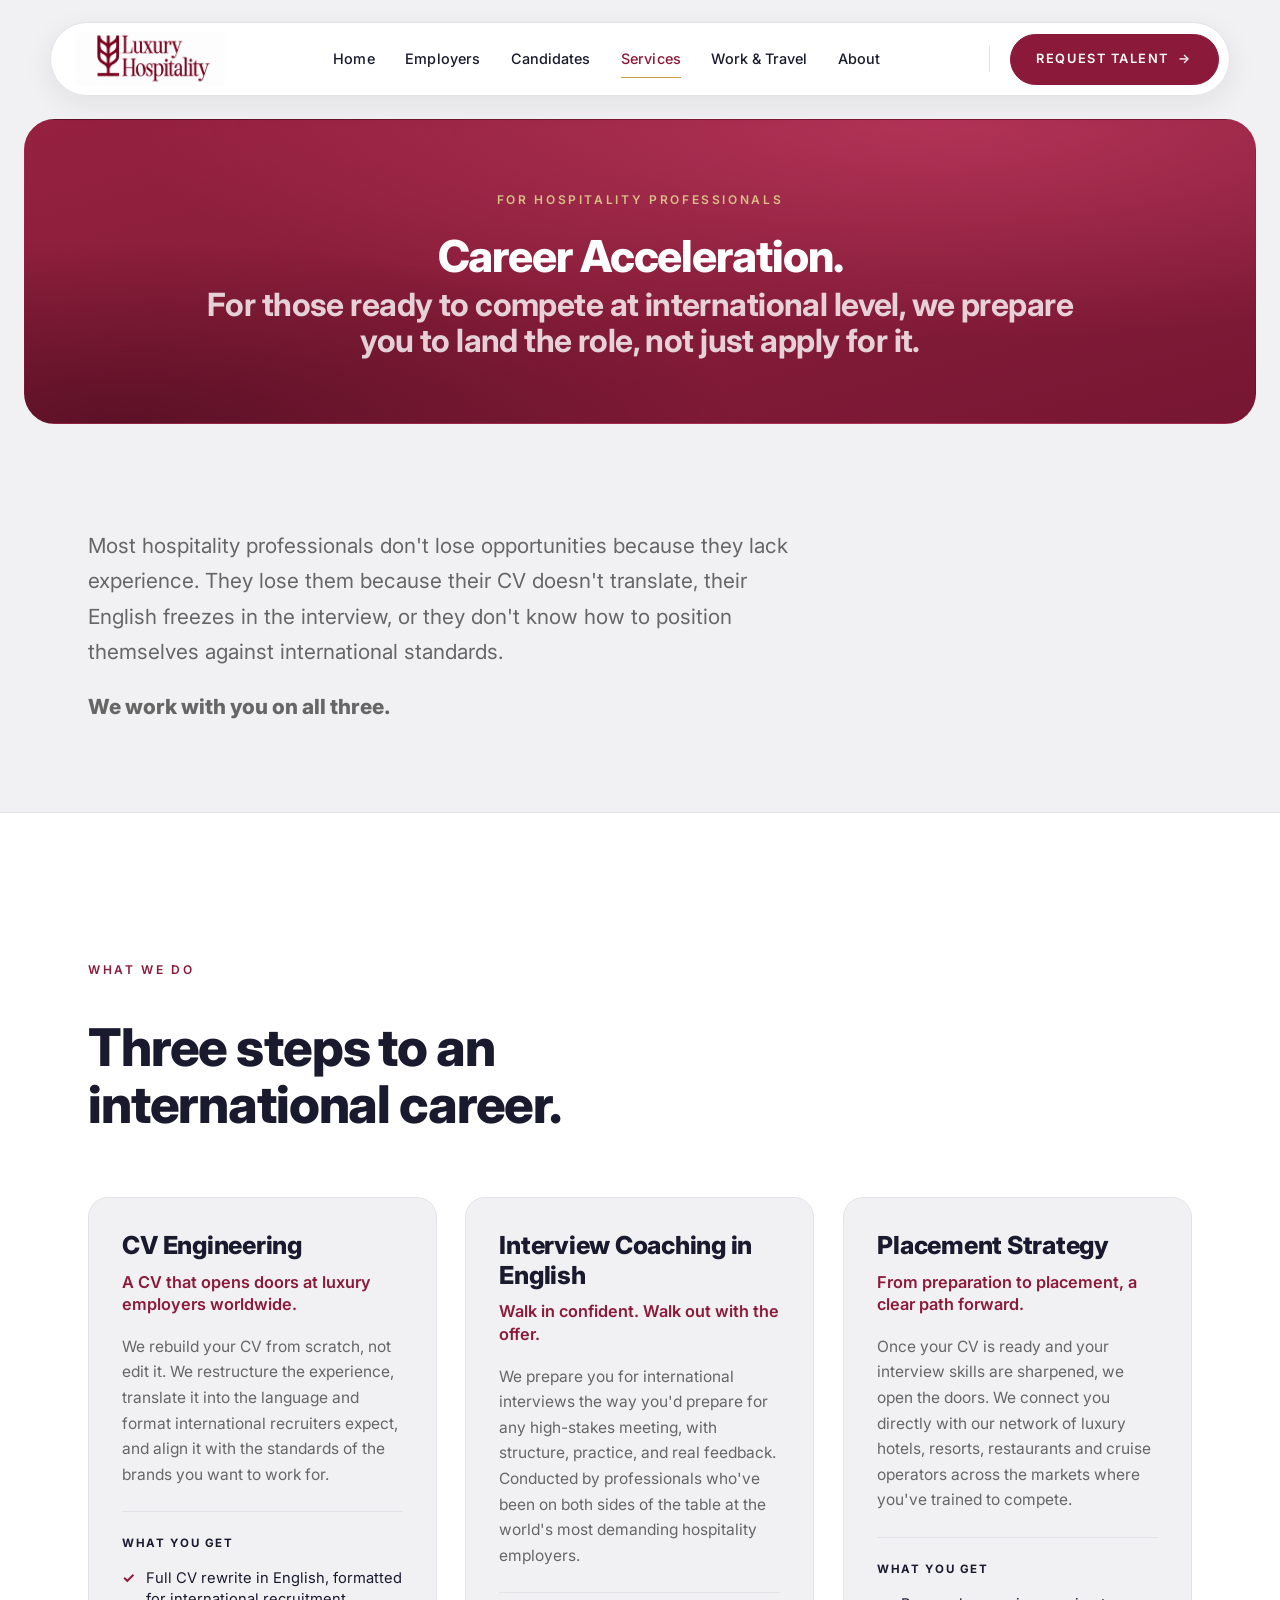
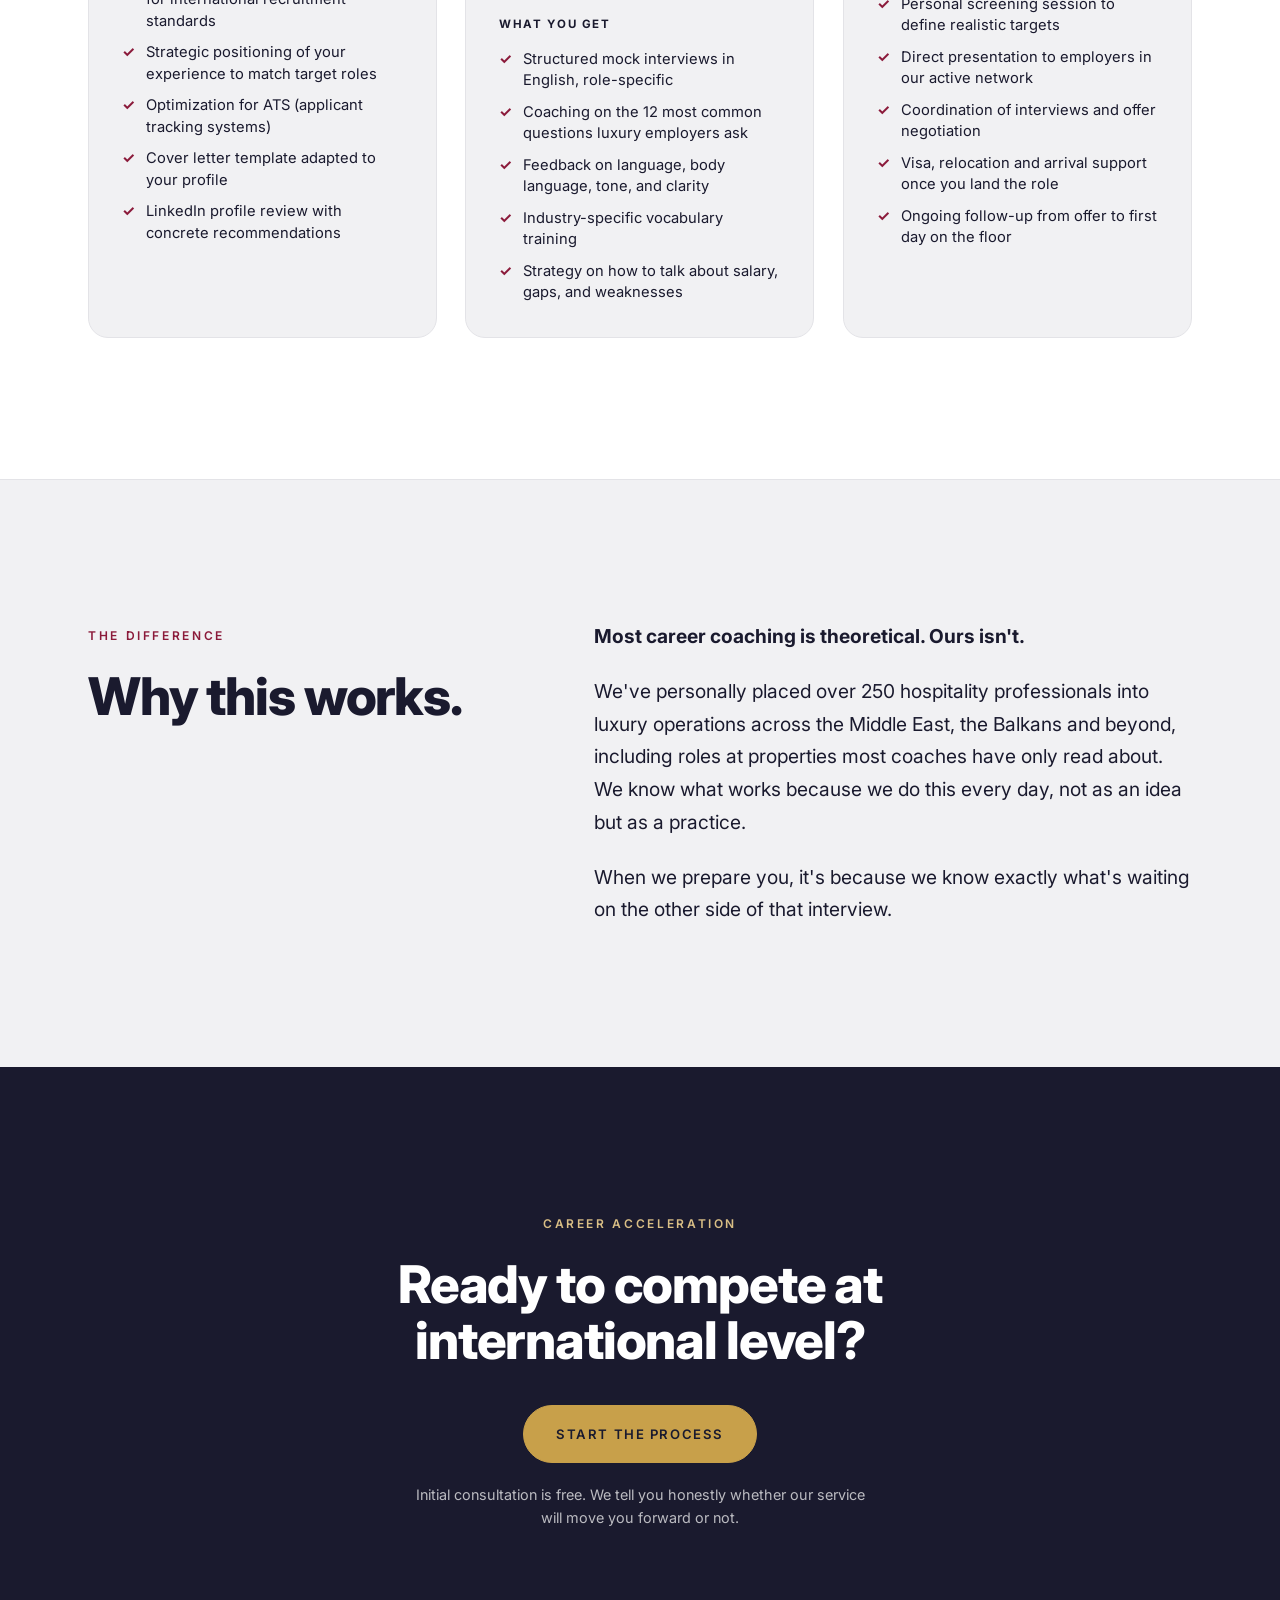
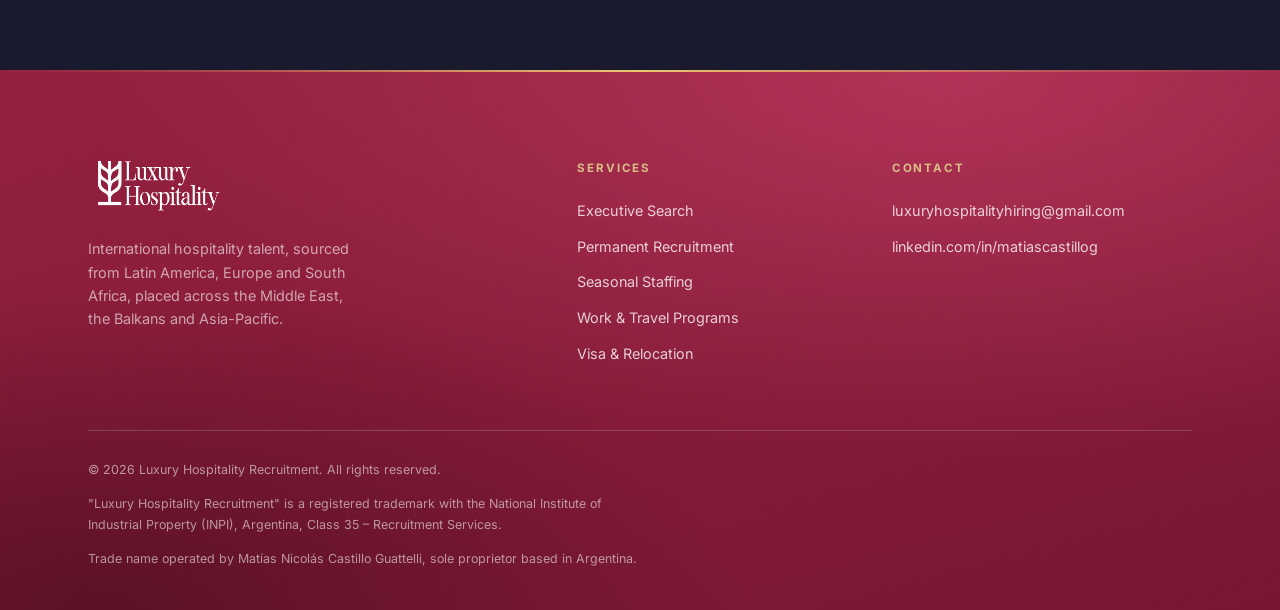
<file: services.html>
<!DOCTYPE html>
<html lang="en">
<head>
  <meta charset="UTF-8" />
  <meta name="viewport" content="width=device-width, initial-scale=1.0" />
  <title>Services · Luxury Hospitality Recruitment</title>
  <meta name="description" content="Career Acceleration for hospitality professionals: CV Engineering, Interview Coaching in English, and Placement Strategy. We prepare you to land the role, not just apply for it." />
  <meta name="theme-color" content="#8B1A3A" />
  <link rel="preconnect" href="https://fonts.googleapis.com" />
  <link rel="preconnect" href="https://fonts.gstatic.com" crossorigin />
  <link href="https://fonts.googleapis.com/css2?family=Cormorant+Garamond:wght@500;600&family=Inter:wght@400;500;600;700;800&display=swap" rel="stylesheet" />
  <link rel="icon" type="image/png" sizes="32x32" href="assets/brand/favicon-32.png" />
  <link rel="icon" type="image/png" sizes="16x16" href="assets/brand/favicon-16.png" />
  <link rel="apple-touch-icon" sizes="180x180" href="assets/brand/favicon-180.png" />
  <link rel="stylesheet" href="styles.css" />
</head>
<body class="has-hero framed-top">

  <header class="nav">
    <div class="nav__inner">
      <a class="brand" href="/" aria-label="Luxury Hospitality Recruitment, Home">
        <img src="assets/brand/logo.jpeg" alt="Luxury Hospitality Recruitment" />
      </a>
      <button class="nav__toggle" aria-label="Open menu" aria-expanded="false" aria-controls="primary-nav">
        <span></span><span></span><span></span>
      </button>
      <div class="nav__menu" id="primary-nav">
        <nav class="nav__links" aria-label="Primary">
        <a class="nav__link" href="/">Home</a>
        <a class="nav__link" href="/employers">Employers</a>
        <a class="nav__link" href="/candidates">Candidates</a>
        <a class="nav__link" href="/services" aria-current="page">Services</a>
        <a class="nav__link" href="/work-and-travel">Work &amp; Travel</a>
        <a class="nav__link" href="/about">About</a>
        </nav>
        <div class="nav__right">
          <span class="nav__divider" aria-hidden="true"></span>
          <a class="btn nav__cta" href="/employers#brief">Request Talent</a>
        </div>
      </div>
    </div>
  </header>

  <main>
    <!-- HERO (rounded burgundy card) -->
    <section class="emp-hero emp-hero--burgundy">
      <div class="container">
        <span class="eyebrow">For Hospitality Professionals</span>
        <h1 class="emp-hero__title" style="margin-top:1.25rem">Career Acceleration.</h1>
        <p class="emp-hero__sub">For those ready to compete at international level, we prepare you to land the role, not just apply for it.</p>
      </div>
    </section>

    <!-- INTRO -->
    <section class="section section--tight">
      <div class="container">
        <div class="intro-copy reveal">
          <p>Most hospitality professionals don't lose opportunities because they lack experience. They lose them because their CV doesn't translate, their English freezes in the interview, or they don't know how to position themselves against international standards.</p>
          <p class="intro-copy__emph">We work with you on all three.</p>
        </div>
      </div>
    </section>

    <!-- SERVICES -->
    <section class="section" style="background:#fff;border-block:1px solid var(--line)">
      <div class="container">
        <div class="section-head reveal">
          <span class="eyebrow">What We Do</span>
          <h2 class="serif" style="margin-top:1.25rem">Three steps to an international career.</h2>
        </div>
        <div class="service-cards">

          <article class="service-card reveal">
            <h3 class="service-card__title">CV Engineering</h3>
            <p class="service-card__lead">A CV that opens doors at luxury employers worldwide.</p>
            <p class="service-card__desc">We rebuild your CV from scratch, not edit it. We restructure the experience, translate it into the language and format international recruiters expect, and align it with the standards of the brands you want to work for.</p>
            <p class="service-card__label">What you get</p>
            <ul class="service-card__list">
              <li>Full CV rewrite in English, formatted for international recruitment standards</li>
              <li>Strategic positioning of your experience to match target roles</li>
              <li>Optimization for ATS (applicant tracking systems)</li>
              <li>Cover letter template adapted to your profile</li>
              <li>LinkedIn profile review with concrete recommendations</li>
            </ul>
          </article>

          <article class="service-card reveal" data-delay="100">
            <h3 class="service-card__title">Interview Coaching in English</h3>
            <p class="service-card__lead">Walk in confident. Walk out with the offer.</p>
            <p class="service-card__desc">We prepare you for international interviews the way you'd prepare for any high-stakes meeting, with structure, practice, and real feedback. Conducted by professionals who've been on both sides of the table at the world's most demanding hospitality employers.</p>
            <p class="service-card__label">What you get</p>
            <ul class="service-card__list">
              <li>Structured mock interviews in English, role-specific</li>
              <li>Coaching on the 12 most common questions luxury employers ask</li>
              <li>Feedback on language, body language, tone, and clarity</li>
              <li>Industry-specific vocabulary training</li>
              <li>Strategy on how to talk about salary, gaps, and weaknesses</li>
            </ul>
          </article>

          <article class="service-card reveal" data-delay="200">
            <h3 class="service-card__title">Placement Strategy</h3>
            <p class="service-card__lead">From preparation to placement, a clear path forward.</p>
            <p class="service-card__desc">Once your CV is ready and your interview skills are sharpened, we open the doors. We connect you directly with our network of luxury hotels, resorts, restaurants and cruise operators across the markets where you've trained to compete.</p>
            <p class="service-card__label">What you get</p>
            <ul class="service-card__list">
              <li>Personal screening session to define realistic targets</li>
              <li>Direct presentation to employers in our active network</li>
              <li>Coordination of interviews and offer negotiation</li>
              <li>Visa, relocation and arrival support once you land the role</li>
              <li>Ongoing follow-up from offer to first day on the floor</li>
            </ul>
          </article>

        </div>
      </div>
    </section>

    <!-- WHY THIS WORKS -->
    <section class="section">
      <div class="container">
        <div class="why-works reveal">
          <div class="why-works__head">
            <span class="eyebrow">The Difference</span>
            <h2 class="serif" style="margin-top:1.25rem">Why this works.</h2>
          </div>
          <div class="why-works__body">
            <p>Most career coaching is theoretical. Ours isn't.</p>
            <p>We've personally placed over 250 hospitality professionals into luxury operations across the Middle East, the Balkans and beyond, including roles at properties most coaches have only read about. We know what works because we do this every day, not as an idea but as a practice.</p>
            <p>When we prepare you, it's because we know exactly what's waiting on the other side of that interview.</p>
          </div>
        </div>
      </div>
    </section>

    <!-- FINAL CTA -->
    <section class="section cta-band">
      <div class="container">
        <span class="eyebrow is-light is-centered">Career Acceleration</span>
        <h2 class="serif" style="margin-top:1.25rem">Ready to compete at international level?</h2>
        <div class="btn-row" style="justify-content:center;margin-top:2.25rem">
          <a class="btn btn--gold" href="/candidates#apply">Start the Process</a>
        </div>
        <p class="cta-note">Initial consultation is free. We tell you honestly whether our service will move you forward or not.</p>
      </div>
    </section>
  </main>

  <footer class="footer">
    <div class="container">
      <div class="footer__grid">
        <div class="footer__brand">
          <img class="footer__logo" src="assets/brand/logo-white.png" alt="Luxury Hospitality Recruitment" />
          <p class="footer__tag">International hospitality talent, sourced from Latin America, Europe and South Africa, placed across the Middle East, the Balkans and Asia-Pacific.</p>
        </div>
        <div>
          <h4>Services</h4>
          <ul class="footer__links">
            <li>Executive Search</li>
            <li>Permanent Recruitment</li>
            <li>Seasonal Staffing</li>
            <li>Work &amp; Travel Programs</li>
            <li>Visa &amp; Relocation</li>
          </ul>
        </div>
        <div>
          <h4>Contact</h4>
          <ul class="footer__contact">
            <li><a href="mailto:luxuryhospitalityhiring@gmail.com">luxuryhospitalityhiring@gmail.com</a></li>
            <li><a href="https://www.linkedin.com/in/matiascastillog" target="_blank" rel="noopener">linkedin.com/in/matiascastillog</a></li>
          </ul>
        </div>
      </div>
      <div class="footer__legal">
        <p>&copy; <span data-year>2026</span> Luxury Hospitality Recruitment. All rights reserved.</p>
        <p>"Luxury Hospitality Recruitment" is a registered trademark with the National Institute of Industrial Property (INPI), Argentina, Class 35 – Recruitment Services.</p>
        <p>Trade name operated by Matías Nicolás Castillo Guattelli, sole proprietor based in Argentina.</p>
      </div>
    </div>
  </footer>

  <script src="script.js"></script>
</body>
</html>
</file>
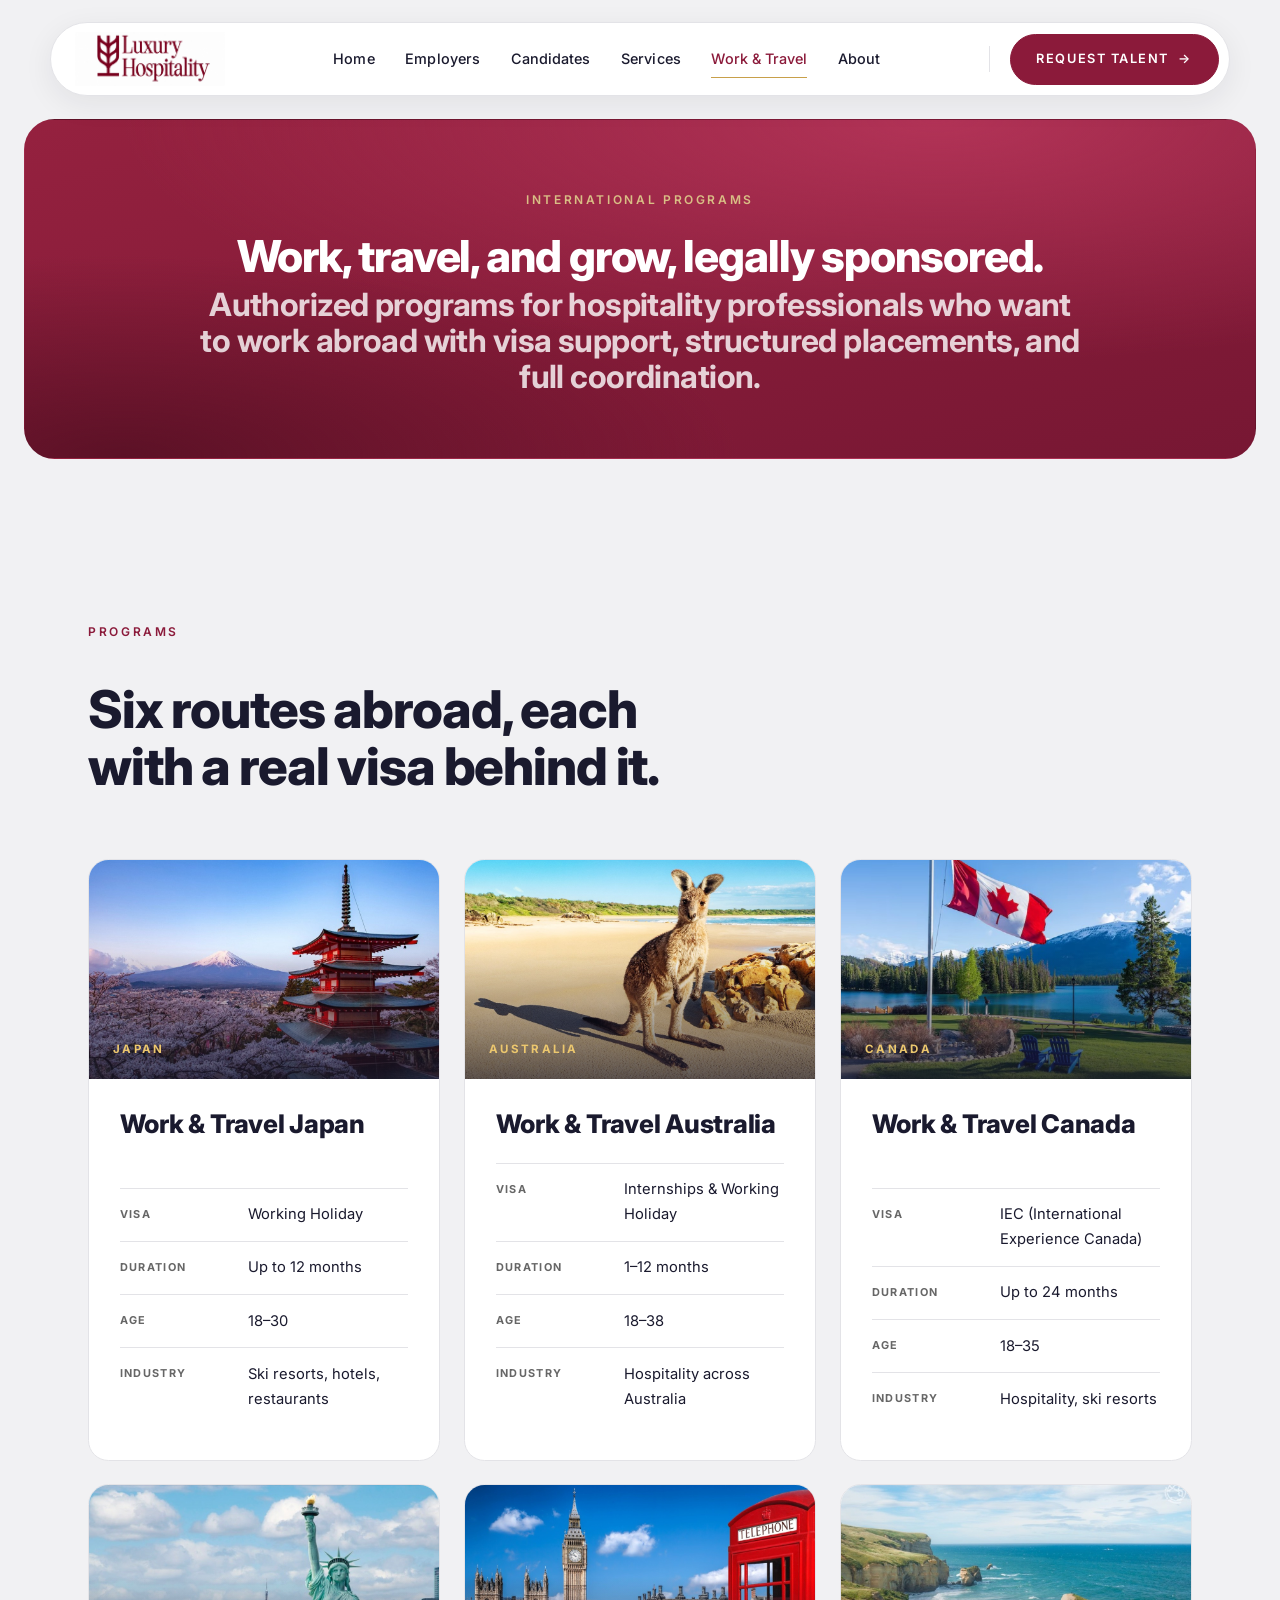
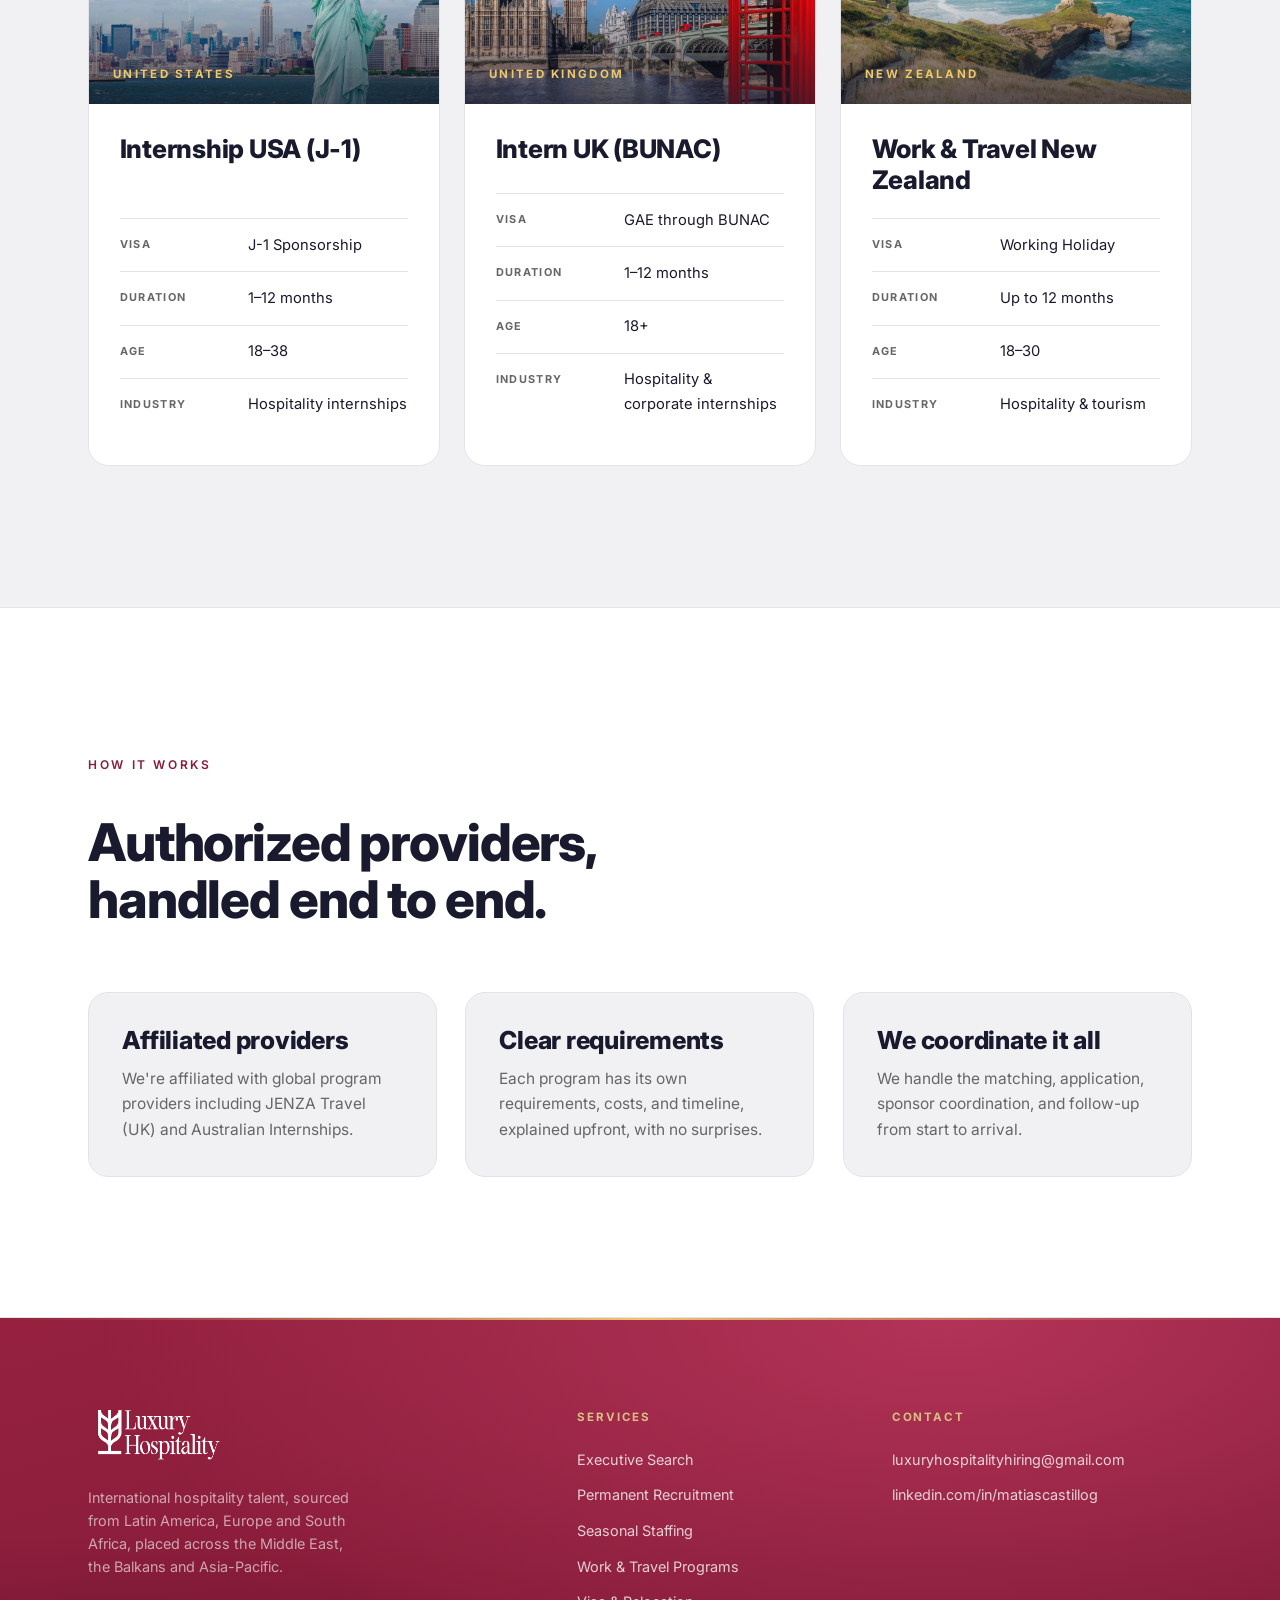
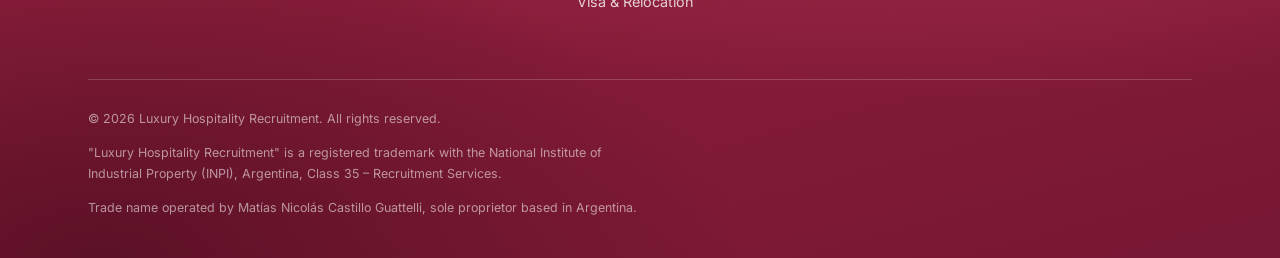
<file: work-and-travel.html>
<!DOCTYPE html>
<html lang="en">
<head>
  <meta charset="UTF-8" />
  <meta name="viewport" content="width=device-width, initial-scale=1.0" />
  <title>Work &amp; Travel · Luxury Hospitality Recruitment</title>
  <meta name="description" content="Authorized work and travel programs for hospitality professionals, Japan, Australia, Canada, USA, UK and New Zealand. Visa support, structured placements and full coordination." />
  <meta name="theme-color" content="#8B1A3A" />
  <link rel="preconnect" href="https://fonts.googleapis.com" />
  <link rel="preconnect" href="https://fonts.gstatic.com" crossorigin />
  <link href="https://fonts.googleapis.com/css2?family=Cormorant+Garamond:wght@500;600&family=Inter:wght@400;500;600;700;800&display=swap" rel="stylesheet" />
  <link rel="icon" type="image/png" sizes="32x32" href="assets/brand/favicon-32.png" />
  <link rel="icon" type="image/png" sizes="16x16" href="assets/brand/favicon-16.png" />
  <link rel="apple-touch-icon" sizes="180x180" href="assets/brand/favicon-180.png" />
  <link rel="stylesheet" href="styles.css" />
</head>
<body class="has-hero framed-top">

  <header class="nav">
    <div class="nav__inner">
      <a class="brand" href="/" aria-label="Luxury Hospitality Recruitment, Home">
        <img src="assets/brand/logo.jpeg" alt="Luxury Hospitality Recruitment" />
      </a>
      <button class="nav__toggle" aria-label="Open menu" aria-expanded="false" aria-controls="primary-nav">
        <span></span><span></span><span></span>
      </button>
      <div class="nav__menu" id="primary-nav">
        <nav class="nav__links" aria-label="Primary">
        <a class="nav__link" href="/">Home</a>
        <a class="nav__link" href="/employers">Employers</a>
        <a class="nav__link" href="/candidates">Candidates</a>
        <a class="nav__link" href="/services">Services</a>
        <a class="nav__link" href="/work-and-travel" aria-current="page">Work &amp; Travel</a>
        <a class="nav__link" href="/about">About</a>
        </nav>
        <div class="nav__right">
          <span class="nav__divider" aria-hidden="true"></span>
          <a class="btn nav__cta" href="/employers#brief">Request Talent</a>
        </div>
      </div>
    </div>
  </header>

  <main>
    <!-- HERO (rounded burgundy card) -->
    <section class="emp-hero emp-hero--burgundy">
      <div class="container">
        <span class="eyebrow">International Programs</span>
        <h1 class="emp-hero__title" style="margin-top:1.25rem">Work, travel, and grow, legally sponsored.</h1>
        <p class="emp-hero__sub">Authorized programs for hospitality professionals who want to work abroad with visa support, structured placements, and full coordination.</p>
      </div>
    </section>

    <!-- PROGRAMS GRID -->
    <section class="section">
      <div class="container">
        <div class="section-head reveal">
          <span class="eyebrow">Programs</span>
          <h2 class="serif" style="margin-top:1.25rem">Six routes abroad, each with a real visa behind it.</h2>
        </div>
        <div class="programs">
          <article class="program reveal">
            <div class="program__media">
              <img src="assets/work-and-travel/japan.jpeg" alt="Japan" loading="lazy" />
              <span class="program__country">Japan</span>
            </div>
            <div class="program__body">
              <h3>Work &amp; Travel Japan</h3>
              <dl class="program__specs">
              <div class="spec"><dt>Visa</dt><dd>Working Holiday</dd></div>
              <div class="spec"><dt>Duration</dt><dd>Up to 12 months</dd></div>
              <div class="spec"><dt>Age</dt><dd>18–30</dd></div>
              <div class="spec"><dt>Industry</dt><dd>Ski resorts, hotels, restaurants</dd></div>
              </dl>
            </div>
          </article>

          <article class="program reveal" data-delay="60">
            <div class="program__media">
              <img src="assets/work-and-travel/australia.jpeg" alt="Australia" loading="lazy" />
              <span class="program__country">Australia</span>
            </div>
            <div class="program__body">
              <h3>Work &amp; Travel Australia</h3>
              <dl class="program__specs">
              <div class="spec"><dt>Visa</dt><dd>Internships &amp; Working Holiday</dd></div>
              <div class="spec"><dt>Duration</dt><dd>1–12 months</dd></div>
              <div class="spec"><dt>Age</dt><dd>18–38</dd></div>
              <div class="spec"><dt>Industry</dt><dd>Hospitality across Australia</dd></div>
              </dl>
            </div>
          </article>

          <article class="program reveal" data-delay="120">
            <div class="program__media">
              <img src="assets/work-and-travel/canada.jpeg" alt="Canada" loading="lazy" />
              <span class="program__country">Canada</span>
            </div>
            <div class="program__body">
              <h3>Work &amp; Travel Canada</h3>
              <dl class="program__specs">
              <div class="spec"><dt>Visa</dt><dd>IEC (International Experience Canada)</dd></div>
              <div class="spec"><dt>Duration</dt><dd>Up to 24 months</dd></div>
              <div class="spec"><dt>Age</dt><dd>18–35</dd></div>
              <div class="spec"><dt>Industry</dt><dd>Hospitality, ski resorts</dd></div>
              </dl>
            </div>
          </article>

          <article class="program reveal">
            <div class="program__media">
              <img src="assets/work-and-travel/usa.jpeg" alt="United States" loading="lazy" />
              <span class="program__country">United States</span>
            </div>
            <div class="program__body">
              <h3>Internship USA (J-1)</h3>
              <dl class="program__specs">
              <div class="spec"><dt>Visa</dt><dd>J-1 Sponsorship</dd></div>
              <div class="spec"><dt>Duration</dt><dd>1–12 months</dd></div>
              <div class="spec"><dt>Age</dt><dd>18–38</dd></div>
              <div class="spec"><dt>Industry</dt><dd>Hospitality internships</dd></div>
              </dl>
            </div>
          </article>

          <article class="program reveal" data-delay="60">
            <div class="program__media">
              <img src="assets/work-and-travel/uk.jpeg" alt="United Kingdom" loading="lazy" />
              <span class="program__country">United Kingdom</span>
            </div>
            <div class="program__body">
              <h3>Intern UK (BUNAC)</h3>
              <dl class="program__specs">
              <div class="spec"><dt>Visa</dt><dd>GAE through BUNAC</dd></div>
              <div class="spec"><dt>Duration</dt><dd>1–12 months</dd></div>
              <div class="spec"><dt>Age</dt><dd>18+</dd></div>
              <div class="spec"><dt>Industry</dt><dd>Hospitality &amp; corporate internships</dd></div>
              </dl>
            </div>
          </article>

          <article class="program reveal" data-delay="120">
            <div class="program__media">
              <img src="assets/work-and-travel/new-zealand.jpeg" alt="New Zealand" loading="lazy" />
              <span class="program__country">New Zealand</span>
            </div>
            <div class="program__body">
              <h3>Work &amp; Travel New Zealand</h3>
              <dl class="program__specs">
              <div class="spec"><dt>Visa</dt><dd>Working Holiday</dd></div>
              <div class="spec"><dt>Duration</dt><dd>Up to 12 months</dd></div>
              <div class="spec"><dt>Age</dt><dd>18–30</dd></div>
              <div class="spec"><dt>Industry</dt><dd>Hospitality &amp; tourism</dd></div>
              </dl>
            </div>
          </article>
        </div>
      </div>
    </section>

    <!-- HOW IT WORKS -->
    <section class="section" style="background:#fff;border-block:1px solid var(--line)">
      <div class="container">
        <div class="section-head reveal">
          <span class="eyebrow">How It Works</span>
          <h2 class="serif" style="margin-top:1.25rem">Authorized providers, handled end to end.</h2>
        </div>
        <div class="service-cards">
          <article class="service-card reveal">
            <h3 class="service-card__title">Affiliated providers</h3>
            <p class="service-card__desc">We're affiliated with global program providers including JENZA Travel (UK) and Australian Internships.</p>
          </article>
          <article class="service-card reveal" data-delay="100">
            <h3 class="service-card__title">Clear requirements</h3>
            <p class="service-card__desc">Each program has its own requirements, costs, and timeline, explained upfront, with no surprises.</p>
          </article>
          <article class="service-card reveal" data-delay="200">
            <h3 class="service-card__title">We coordinate it all</h3>
            <p class="service-card__desc">We handle the matching, application, sponsor coordination, and follow-up from start to arrival.</p>
          </article>
        </div>
      </div>
    </section>

  </main>

  <footer class="footer">
    <div class="container">
      <div class="footer__grid">
        <div class="footer__brand">
          <img class="footer__logo" src="assets/brand/logo-white.png" alt="Luxury Hospitality Recruitment" />
          <p class="footer__tag">International hospitality talent, sourced from Latin America, Europe and South Africa, placed across the Middle East, the Balkans and Asia-Pacific.</p>
        </div>
        <div>
          <h4>Services</h4>
          <ul class="footer__links">
            <li>Executive Search</li>
            <li>Permanent Recruitment</li>
            <li>Seasonal Staffing</li>
            <li>Work &amp; Travel Programs</li>
            <li>Visa &amp; Relocation</li>
          </ul>
        </div>
        <div>
          <h4>Contact</h4>
          <ul class="footer__contact">
            <li><a href="mailto:luxuryhospitalityhiring@gmail.com">luxuryhospitalityhiring@gmail.com</a></li>
            <li><a href="https://www.linkedin.com/in/matiascastillog" target="_blank" rel="noopener">linkedin.com/in/matiascastillog</a></li>
          </ul>
        </div>
      </div>
      <div class="footer__legal">
        <p>&copy; <span data-year>2026</span> Luxury Hospitality Recruitment. All rights reserved.</p>
        <p>"Luxury Hospitality Recruitment" is a registered trademark with the National Institute of Industrial Property (INPI), Argentina, Class 35 – Recruitment Services.</p>
        <p>Trade name operated by Matías Nicolás Castillo Guattelli, sole proprietor based in Argentina.</p>
      </div>
    </div>
  </footer>

  <script src="script.js"></script>
</body>
</html>
</file>
<file: styles.css>
/* ============================================================
   Luxury Hospitality Recruitment
   Shared stylesheet — all pages
   Palette:  Burgundy #8B1A3A · Gold #C8A04A · Charcoal #1A1A2E
             Off-white #FAF7F2 · Gray #666666
   Type:     Cormorant Garamond (display) · Inter (body)
   ============================================================ */

/* ---------- Tokens ---------- */
:root {
  --burgundy:    #8B1A3A;
  --burgundy-dk: #6E1430;
  --gold:        #C8A04A;
  --gold-soft:   #D9BE85;
  --gold-bright: #ECC76E;          /* brighter gold for stat numbers */
  --charcoal:    #1A1A2E;
  --ground:      #F1F1F3;          /* cool light gray */
  --paper:       #FFFFFF;
  --gray:        #666666;
  --line:        #E3E3E7;          /* hairline on ground */
  --line-dk:     rgba(255,255,255,.16); /* hairline on burgundy */

  --serif: "Cormorant Garamond", Georgia, "Times New Roman", serif;
  --sans:  "Inter", -apple-system, BlinkMacSystemFont, "Segoe UI", sans-serif;

  --maxw: 1200px;
  --measure: 64ch;
  --pad: clamp(1.25rem, 5vw, 3rem);

  --gap-section: clamp(5rem, 11vw, 9rem);

  --nav-gap: clamp(.75rem, 2vw, 1.4rem);   /* space above the nav pill */
  --nav-pill-h: 74px;                       /* nav pill height */

  --ease: cubic-bezier(.22, .61, .36, 1);
}

/* ---------- Reset ---------- */
*, *::before, *::after { box-sizing: border-box; }
html { -webkit-text-size-adjust: 100%; scroll-behavior: smooth; }
@media (prefers-reduced-motion: reduce) {
  html { scroll-behavior: auto; }
}
body {
  margin: 0;
  background: var(--ground);
  color: var(--charcoal);
  font-family: var(--sans);
  font-size: 1.0625rem;
  line-height: 1.7;
  font-weight: 400;
  -webkit-font-smoothing: antialiased;
  text-rendering: optimizeLegibility;
}
img { max-width: 100%; display: block; }
a { color: inherit; text-decoration: none; }
button { font-family: inherit; cursor: pointer; }
ul { margin: 0; padding: 0; list-style: none; }
h1, h2, h3, h4 { margin: 0; font-weight: 500; }

/* ---------- Type primitives ---------- */
.serif { font-family: var(--serif); }

.eyebrow {
  font-family: var(--sans);
  font-size: .75rem;
  font-weight: 600;
  letter-spacing: .22em;
  text-transform: uppercase;
  color: var(--burgundy);
  display: inline-flex;
  align-items: center;
}
.eyebrow.is-light { color: var(--gold-soft); }
.eyebrow.is-centered { justify-content: center; }

h1, .h1 {
  font-family: var(--serif);
  font-weight: 500;
  font-size: clamp(2.75rem, 7vw, 5rem);
  line-height: 1.04;
  letter-spacing: -0.015em;
}
h2, .h2 {
  font-family: var(--serif);
  font-weight: 500;
  font-size: clamp(2rem, 4.5vw, 3.25rem);
  line-height: 1.1;
  letter-spacing: -0.01em;
}
h3, .h3 {
  font-family: var(--serif);
  font-weight: 600;
  font-size: clamp(1.4rem, 2.4vw, 1.85rem);
  line-height: 1.2;
}
/* Section + page titles use the bold sans display style site-wide */
h2.serif,
.hero h1.serif {
  font-family: var(--sans);
  font-weight: 800;
  letter-spacing: -0.022em;
  line-height: 1.08;
}
.lead {
  font-size: clamp(1.1rem, 1.7vw, 1.3rem);
  line-height: 1.6;
  color: var(--gray);
  max-width: 52ch;
}
.muted { color: var(--gray); }
.measure { max-width: var(--measure); }

/* ---------- Layout ---------- */
.container {
  width: 100%;
  max-width: var(--maxw);
  margin-inline: auto;
  padding-inline: var(--pad);
}
.section { padding-block: var(--gap-section); }
.section--tight { padding-block: clamp(3.5rem, 7vw, 5.5rem); }
/* keep anchored sections (#brief, #apply…) clear of the fixed nav pill */
[id] { scroll-margin-top: calc(var(--nav-gap) * 2 + var(--nav-pill-h) + 1rem); }

.section-head { max-width: 60ch; margin-bottom: clamp(2.5rem, 5vw, 4rem); }
.section-head.is-centered { margin-inline: auto; text-align: center; }
.section-head .eyebrow { margin-bottom: 1.25rem; }
.section-head p {
  margin: 1.25rem 0 0;
  font-size: clamp(1.02rem, 1.5vw, 1.2rem);
  color: var(--gray);
}

/* ---------- Buttons ---------- */
.btn {
  display: inline-flex;
  align-items: center;
  justify-content: center;
  gap: .6rem;
  font-family: var(--sans);
  font-size: .82rem;
  font-weight: 600;
  letter-spacing: .12em;
  text-transform: uppercase;
  padding: 1.05rem 2rem;
  border-radius: 999px;          /* pill — matches the Home hero buttons */
  border: 1px solid var(--burgundy);
  background: var(--burgundy);
  color: #fff;
  transition: background .35s var(--ease), color .35s var(--ease),
              border-color .35s var(--ease), transform .35s var(--ease);
}
.btn:hover { background: var(--burgundy-dk); border-color: var(--burgundy-dk); }
.btn--outline {
  background: transparent;
  color: var(--burgundy);
}
.btn--outline:hover { background: var(--burgundy); color: #fff; }
.btn--ghost-light {
  background: transparent;
  color: #fff;
  border-color: rgba(255,255,255,.5);
}
.btn--ghost-light:hover { background: #fff; color: var(--burgundy); border-color: #fff; }
.btn--gold {
  background: var(--gold);
  border-color: var(--gold);
  color: var(--charcoal);
}
.btn--gold:hover { background: var(--gold-soft); border-color: var(--gold-soft); }
.btn--full { width: 100%; }
.btn-row { display: flex; flex-wrap: wrap; gap: 1rem; }

.textlink {
  display: inline-flex;
  align-items: center;
  gap: .5rem;
  font-weight: 600;
  font-size: .9rem;
  letter-spacing: .04em;
  color: var(--burgundy);
  border-bottom: 1px solid transparent;
  padding-bottom: 2px;
  transition: border-color .3s var(--ease), gap .3s var(--ease);
}
.textlink::after { content: "\2192"; transition: transform .3s var(--ease); }
.textlink:hover { border-color: var(--gold); }
.textlink:hover::after { transform: translateX(4px); }

/* ============================================================
   NAVBAR — floating pill
   ============================================================ */
.nav {
  position: fixed;
  inset: 0 0 auto 0;
  z-index: 100;
  padding: var(--nav-gap) var(--pad) 0;
  pointer-events: none;            /* only the pill is interactive */
  transition: padding .4s var(--ease);
}
.nav__inner {
  pointer-events: auto;
  max-width: 1180px;
  margin-inline: auto;
  display: flex;
  align-items: center;
  gap: clamp(1rem, 2.5vw, 2rem);
  background: #fff;
  border: 1px solid var(--line);
  border-radius: 999px;
  padding: .55rem .65rem .55rem 1.5rem;
  box-shadow: 0 8px 30px rgba(26,26,46,.07);
  transition: box-shadow .4s var(--ease), transform .4s var(--ease);
}
.nav.is-scrolled { padding-top: clamp(.4rem, 1vw, .7rem); }
.nav.is-scrolled .nav__inner { box-shadow: 0 10px 36px rgba(26,26,46,.13); }

/* Brand / logo — cropped to artwork via overflow box */
.brand {
  flex-shrink: 0;
  display: block;
  width: 150px;
  height: 54px;
  overflow: hidden;
  position: relative;
}
.brand img {
  position: absolute;
  width: 150px;
  height: 150px;
  left: 50%;
  top: 50%;
  transform: translate(-50%, -50%);
  max-width: none;
  mix-blend-mode: multiply;   /* drops the white logo background on the white pill */
}

.nav__menu {
  flex: 1;
  display: flex;
  align-items: center;
  gap: clamp(1rem, 2.5vw, 2rem);
}
.nav__links {
  display: flex;
  align-items: center;
  gap: clamp(1.1rem, 2.4vw, 2.25rem);
  margin-inline: auto;            /* centre the link cluster */
}
.nav__link {
  font-size: .9rem;
  font-weight: 500;
  letter-spacing: .005em;
  color: var(--charcoal);
  position: relative;
  padding-block: .35rem;
  transition: color .3s var(--ease);
}
.nav__link::after {
  content: "";
  position: absolute;
  left: 0; bottom: -1px;
  width: 0; height: 1.5px;
  background: var(--gold);
  transition: width .3s var(--ease);
}
.nav__link:hover { color: var(--burgundy); }
.nav__link:hover::after,
.nav__link[aria-current="page"]::after { width: 100%; }
.nav__link[aria-current="page"] { color: var(--burgundy); }

/* divider + CTA on the right */
.nav__right {
  display: flex;
  align-items: center;
  gap: 1.25rem;
  flex-shrink: 0;
}
.nav__divider {
  width: 1px;
  height: 26px;
  background: var(--line);
}
.nav__cta {
  border-radius: 999px;
  padding: .85rem 1.6rem;
  font-size: .8rem;
}
.nav__cta::after { content: "\2192"; }

/* Burger */
.nav__toggle {
  display: none;
  flex-direction: column;
  gap: 5px;
  width: 28px; height: 20px;
  padding: 0;
  border: 0;
  background: transparent;
  justify-content: center;
  flex-shrink: 0;
}
.nav__toggle span {
  display: block;
  height: 2px;
  width: 100%;
  background: var(--burgundy);
  border-radius: 2px;
  transition: transform .3s var(--ease), opacity .3s var(--ease);
}

/* ============================================================
   HERO
   ============================================================ */
.hero {
  position: relative;
  padding-top: clamp(8rem, 16vh, 11rem);
  padding-bottom: clamp(4rem, 9vw, 7rem);
  color: #fff;
  background: var(--burgundy);
  overflow: hidden;
}
.hero::before {
  /* subtle vertical depth, no colorful gradient */
  content: "";
  position: absolute; inset: 0;
  background:
    radial-gradient(120% 80% at 85% 0%, rgba(200,160,74,.16), transparent 55%),
    linear-gradient(180deg, rgba(0,0,0,.04), rgba(0,0,0,.22));
  pointer-events: none;
}
.hero > .container { position: relative; z-index: 1; }
.hero .eyebrow { color: var(--gold-soft); }
.hero h1 { margin-top: 1.5rem; max-width: 16ch; }
.hero .lead { color: rgba(255,255,255,.82); margin-top: 1.75rem; max-width: 54ch; }
.hero .btn-row { margin-top: 2.5rem; }

/* compact hero variant for inner pages */
.hero--page { padding-bottom: clamp(3.5rem, 7vw, 5.5rem); }
.hero--page h1 { max-width: 22ch; }

/* ---------- Cinematic video hero (Home) ---------- */
.hero-frame {
  background: var(--burgundy);   /* burgundy frame: behind the header, around the
                                    video card, and merging into Track Record */
  /* gap(header → video) == gap(page top → header):
     nav-gap (above pill) + pill height + nav-gap (below pill) */
  padding-top: calc(var(--nav-gap) * 2 + var(--nav-pill-h));
}
/* Track Record sits on the burgundy frame — recolor for dark ground */
.hero-frame .section-head .eyebrow { color: var(--gold-soft); }
.hero-frame .section-head p { color: rgba(255,255,255,.72); }

/* Metrics row — vertical accent bar + bold number + label */
.metrics-section .container {
  border-top: 1px solid rgba(255,255,255,.16);
  padding-top: clamp(2.5rem, 5vw, 4rem);
}
.metrics-section .section-head { max-width: none; }   /* let the title sit on one line */
.metrics-title {
  font-family: var(--sans);
  font-weight: 800;
  font-size: clamp(1.9rem, 3.6vw, 3rem);
  line-height: 1.05;
  letter-spacing: -0.02em;
  color: #fff;
  margin: 1.1rem 0 0;
  max-width: none;          /* single line on desktop */
}
.metrics {
  margin-top: clamp(2.5rem, 5vw, 3.75rem);
  display: grid;
  grid-template-columns: repeat(3, 1fr);
  gap: clamp(1.75rem, 3.5vw, 3rem) clamp(1.5rem, 3vw, 2.75rem);
}
.metric {
  border-left: 2px solid var(--gold-bright);
  padding-left: 1.35rem;
}
.metric__num {
  font-family: var(--sans);
  font-weight: 800;
  font-size: clamp(2.1rem, 3.4vw, 3.1rem);
  line-height: 1;
  letter-spacing: -0.02em;
  color: var(--gold-bright);
}
.metric__label {
  font-family: var(--sans);
  font-weight: 600;
  font-size: clamp(.95rem, 1.4vw, 1.05rem);
  line-height: 1.35;
  color: rgba(255,255,255,.82);
  margin-top: .7rem;
}
.hero-video {
  position: relative;
  margin-inline: clamp(.75rem, 2vw, 1.5rem);
  border-radius: clamp(20px, 2.4vw, 34px);
  /* fill the viewport below the floating nav */
  min-height: max(540px, calc(100svh - clamp(120px, 15vh, 160px)));
  display: flex;
  align-items: center;
  justify-content: center;
  text-align: center;
  overflow: hidden;
  background: var(--charcoal);   /* fallback before the video paints */
}
.hero-video__media {
  position: absolute;
  inset: 0;
  width: 100%;
  height: 100%;
  object-fit: cover;
  /* bias the framing down just enough to sit on the intro clip's content
     band — hides the top letterbox without exposing a bottom one */
  object-position: center 55%;
  z-index: 0;
}
.hero-video__scrim {
  position: absolute;
  inset: 0;
  z-index: 1;
  /* light gray wash: fades the footage and lets the dark text stand out.
     Center is lifted lighter so the headline pops; also covers letterbox bars. */
  background:
    radial-gradient(82% 70% at 50% 44%, rgba(241,241,243,.48), transparent 80%),
    linear-gradient(180deg, rgba(241,241,243,.74) 0%, rgba(241,241,243,.68) 42%, rgba(241,241,243,.82) 100%);
  pointer-events: none;
}
.hero-video__inner {
  position: relative;
  z-index: 2;
  padding-block: clamp(2.5rem, 7vh, 5rem);
}
.hero-video__title {
  font-family: var(--sans);
  font-weight: 800;
  font-size: clamp(2.1rem, 5.4vw, 4rem);
  line-height: 1.07;
  letter-spacing: -0.025em;
  color: var(--charcoal);
  max-width: 16ch;
  margin-inline: auto;
  text-shadow: 0 1px 18px rgba(241,241,243,.9);
}
.hero-video__sub {
  font-family: var(--sans);
  font-weight: 600;
  font-size: clamp(1.05rem, 2.2vw, 1.6rem);
  line-height: 1.45;
  color: #56565c;
  max-width: 30ch;
  margin: 1.4rem auto 0;
  text-shadow: 0 1px 14px rgba(241,241,243,.9);
}
.hero-video__cta {
  justify-content: center;
  margin-top: clamp(2rem, 4vw, 2.75rem);
}
.btn--pill { border-radius: 999px; }

/* ============================================================
   HOME — Track Record
   ============================================================ */
.stats {
  display: grid;
  grid-template-columns: repeat(4, 1fr);
  gap: 1px;
  background: var(--line);
  border: 1px solid var(--line);
}
.stat {
  background: var(--ground);
  padding: clamp(2rem, 4vw, 3rem) 1.75rem;
  text-align: center;
}
.stat__num {
  font-family: var(--serif);
  font-weight: 500;
  font-size: clamp(2.75rem, 5.5vw, 4.25rem);
  line-height: 1;
  color: var(--burgundy);
  letter-spacing: -.02em;
}
.stat__num span { color: var(--gold); }
.stat__label {
  margin-top: 1rem;
  font-size: .76rem;
  font-weight: 600;
  letter-spacing: .14em;
  text-transform: uppercase;
  color: var(--gray);
}

/* ============================================================
   HOME — Experience (burgundy logo wall)
   ============================================================ */
.experience { background: var(--burgundy); color: #fff; }
.experience .eyebrow { color: var(--gold-soft); }
.experience h2 { color: #fff; max-width: 18ch; }
.logo-grid {
  margin-top: clamp(2.5rem, 5vw, 3.5rem);
  display: grid;
  grid-template-columns: repeat(4, 1fr);
  border-top: 1px solid var(--line-dk);
  border-left: 1px solid var(--line-dk);
}
.logo-grid li {
  border-right: 1px solid var(--line-dk);
  border-bottom: 1px solid var(--line-dk);
  min-height: 110px;
  display: flex;
  align-items: center;
  justify-content: center;
  text-align: center;
  padding: 1.5rem 1.25rem;
  font-family: var(--serif);
  font-size: 1.18rem;
  font-weight: 500;
  letter-spacing: .01em;
  color: rgba(255,255,255,.78);
  transition: color .35s var(--ease), background .35s var(--ease);
}
.logo-grid li:hover { color: #fff; background: rgba(255,255,255,.05); }
.disclaimer {
  margin-top: 2rem;
  max-width: 70ch;
  font-size: .82rem;
  line-height: 1.6;
  color: rgba(255,255,255,.55);
}

/* ============================================================
   Three-column feature blocks (Why Us / Values / Offer)
   ============================================================ */
.cols {
  display: grid;
  gap: clamp(2rem, 4vw, 3.5rem);
  grid-template-columns: repeat(3, 1fr);
}
.cols--2 { grid-template-columns: repeat(2, 1fr); }
.feature__index {
  font-family: var(--serif);
  font-size: 1rem;
  font-weight: 600;
  color: var(--gold);
  letter-spacing: .1em;
}
.feature__rule { height: 1px; background: var(--line); margin: 1.25rem 0; }
.feature h3 { margin-bottom: .9rem; }
.feature p { margin: 0; color: var(--gray); }

/* ============================================================
   Process — numbered steps
   ============================================================ */
.steps { display: grid; gap: 0; }
.step {
  display: grid;
  grid-template-columns: 5rem 1fr;
  gap: clamp(1.5rem, 4vw, 3rem);
  padding: clamp(1.75rem, 3.5vw, 2.5rem) 0;
  border-top: 1px solid var(--line);
}
.step:last-child { border-bottom: 1px solid var(--line); }
.step__num {
  font-family: var(--serif);
  font-size: clamp(2rem, 3.5vw, 2.75rem);
  font-weight: 500;
  color: var(--gold);
  line-height: 1;
}
.step__body h3 { margin-bottom: .6rem; }
.step__body p { margin: 0; color: var(--gray); max-width: 60ch; }
.step__kicker {
  font-size: .72rem;
  font-weight: 700;
  letter-spacing: .18em;
  text-transform: uppercase;
  color: var(--burgundy);
  display: block;
  margin-bottom: .4rem;
}

/* ============================================================
   Positions / category lists
   ============================================================ */
.cards {
  display: grid;
  gap: 1.5rem;
  grid-template-columns: repeat(2, 1fr);
}
.card {
  background: var(--paper);
  border: 1px solid var(--line);
  padding: clamp(1.75rem, 3vw, 2.5rem);
}
.card h3 { margin-bottom: 1.25rem; }
.card__tags { display: flex; flex-wrap: wrap; gap: .5rem .65rem; }
.tag {
  font-size: .82rem;
  color: var(--charcoal);
  border: 1px solid var(--line);
  background: var(--ground);
  padding: .45rem .85rem;
  border-radius: 999px;
}

/* ============================================================
   Program cards (Work & Travel)
   ============================================================ */
.programs {
  display: grid;
  gap: 1.5rem;
  grid-template-columns: repeat(3, 1fr);
}
.program {
  background: var(--paper);
  border: 1px solid var(--line);
  border-radius: clamp(16px, 1.6vw, 22px);
  overflow: hidden;
  display: flex;
  flex-direction: column;
  transition: border-color .35s var(--ease), transform .35s var(--ease), box-shadow .35s var(--ease);
}
.program:hover { border-color: var(--gold); transform: translateY(-4px); box-shadow: 0 18px 44px rgba(26,26,46,.12); }
.program__media { position: relative; aspect-ratio: 16 / 10; overflow: hidden; }
.program__media img {
  width: 100%;
  height: 100%;
  object-fit: cover;
  display: block;
  transition: transform .6s var(--ease);
}
.program:hover .program__media img { transform: scale(1.06); }
.program__media::after {
  content: "";
  position: absolute;
  inset: 0;
  background: linear-gradient(to top, rgba(26,26,46,.7), rgba(26,26,46,0) 58%);
}
.program__body {
  display: flex;
  flex-direction: column;
  flex: 1;
  padding: clamp(1.5rem, 2.4vw, 2.1rem);
}
.program__country {
  position: absolute;
  left: clamp(1.1rem, 2.2vw, 1.5rem);
  bottom: clamp(.9rem, 1.8vw, 1.2rem);
  z-index: 1;
  font-size: .72rem;
  font-weight: 700;
  letter-spacing: .2em;
  text-transform: uppercase;
  color: var(--gold-bright);
}
.program h3 {
  font-family: var(--sans);
  font-weight: 800;
  font-size: clamp(1.25rem, 2vw, 1.6rem);
  letter-spacing: -0.01em;
  color: var(--charcoal);
  margin: 0 0 1.4rem;
}
.program__specs { display: grid; gap: .85rem; margin-top: auto; }
.spec {
  display: grid;
  grid-template-columns: 7rem 1fr;
  gap: 1rem;
  padding-top: .85rem;
  border-top: 1px solid var(--line);
  font-size: .92rem;
}
.spec dt {
  font-size: .68rem;
  font-weight: 700;
  letter-spacing: .12em;
  text-transform: uppercase;
  color: var(--gray);
  padding-top: .15rem;
}
.spec dd { margin: 0; }

/* ============================================================
   Tag / pill row for destinations
   ============================================================ */
.pill-row { display: flex; flex-wrap: wrap; gap: .75rem; }
.pill {
  font-family: var(--serif);
  font-size: 1.25rem;
  font-weight: 500;
  color: var(--charcoal);
  border: 1px solid var(--line);
  padding: .65rem 1.4rem;
  background: var(--paper);
  transition: color .3s var(--ease), border-color .3s var(--ease);
}
.pill:hover { color: var(--burgundy); border-color: var(--gold); }

/* ============================================================
   Forms
   ============================================================ */
.form-block { background: var(--paper); border: 1px solid var(--line); padding: clamp(1.75rem, 4vw, 3.5rem); }
.airtable-card {
  background: #fff;
  border: 1px solid var(--line);
  border-radius: clamp(16px, 2vw, 22px);
  overflow: hidden;
  box-shadow: 0 24px 60px rgba(0, 0, 0, .22);
}
.airtable-card .airtable-embed { width: 100%; }
.form-grid {
  display: grid;
  gap: 1.5rem;
  grid-template-columns: repeat(2, 1fr);
}
.field { display: flex; flex-direction: column; gap: .55rem; }
.field--full { grid-column: 1 / -1; }
.field label {
  font-size: .74rem;
  font-weight: 700;
  letter-spacing: .12em;
  text-transform: uppercase;
  color: var(--charcoal);
}
.field input,
.field select,
.field textarea {
  font-family: var(--sans);
  font-size: 1rem;
  color: var(--charcoal);
  background: var(--ground);
  border: 1px solid var(--line);
  padding: .9rem 1rem;
  border-radius: 0;
  transition: border-color .25s var(--ease), background .25s var(--ease);
  width: 100%;
}
.field textarea { resize: vertical; min-height: 130px; }
.field input:focus,
.field select:focus,
.field textarea:focus {
  outline: none;
  border-color: var(--burgundy);
  background: #fff;
}
.field input[type="file"] { padding: .7rem; background: #fff; cursor: pointer; }
.field select { appearance: none; background-image:
  url("data:image/svg+xml,%3Csvg xmlns='http://www.w3.org/2000/svg' width='12' height='8' viewBox='0 0 12 8'%3E%3Cpath d='M1 1l5 5 5-5' stroke='%238B1A3A' stroke-width='1.5' fill='none'/%3E%3C/svg%3E");
  background-repeat: no-repeat; background-position: right 1rem center; padding-right: 2.5rem; }
.form-note { margin-top: 1.5rem; font-size: .85rem; color: var(--gray); }
.form-actions { margin-top: 1.75rem; }
.form-success {
  display: none;
  background: var(--burgundy);
  color: #fff;
  padding: 1.1rem 1.4rem;
  margin-bottom: 1.5rem;
  font-size: .95rem;
}
.form-success.is-visible { display: block; }

/* ============================================================
   Split CTA columns (Contact)
   ============================================================ */
.split {
  display: grid;
  grid-template-columns: repeat(2, 1fr);
  border: 1px solid var(--line);
}
.split__col {
  padding: clamp(2rem, 5vw, 4rem);
  background: var(--paper);
}
.split__col + .split__col { border-left: 1px solid var(--line); }
.split__col h3 { margin-bottom: 1rem; }
.split__col p { color: var(--gray); margin: 0 0 2rem; }

/* contact detail list */
.contact-meta {
  display: grid;
  gap: 1.25rem;
  grid-template-columns: repeat(auto-fit, minmax(220px, 1fr));
  border-top: 1px solid var(--line);
  margin-top: clamp(2.5rem, 5vw, 4rem);
  padding-top: clamp(2rem, 4vw, 3rem);
}
.contact-meta dt {
  font-size: .72rem; font-weight: 700; letter-spacing: .14em;
  text-transform: uppercase; color: var(--gray); margin-bottom: .4rem;
}
.contact-meta dd { margin: 0; font-size: 1.02rem; }
.contact-meta a:hover { color: var(--burgundy); }

/* ============================================================
   About — founder
   ============================================================ */
.founder {
  display: grid;
  grid-template-columns: minmax(0, 0.9fr) minmax(0, 1.1fr);
  gap: clamp(2rem, 6vw, 5rem);
  align-items: start;
}
.founder__photo {
  aspect-ratio: 4 / 5;
  background:
    linear-gradient(135deg, rgba(200,160,74,.14), transparent),
    var(--burgundy);
  border: 1px solid var(--line);
  position: relative;
  overflow: hidden;
  display: flex;
  align-items: flex-end;
  color: #fff;
}
.founder__photo img { width: 100%; height: 100%; object-fit: cover; }
.founder__photo figcaption {
  position: absolute;
  left: 0; right: 0; bottom: 0;
  padding: 1.5rem;
  background: linear-gradient(0deg, rgba(0,0,0,.45), transparent);
  font-size: .8rem;
  letter-spacing: .14em;
  text-transform: uppercase;
}
.founder__body p { margin: 0 0 1.5rem; font-size: 1.12rem; line-height: 1.75; }
.founder__body p:first-of-type::first-letter {
  font-family: var(--serif);
  font-size: 3.6rem;
  font-weight: 500;
  line-height: .8;
  float: left;
  padding: .35rem .6rem 0 0;
  color: var(--burgundy);
}
.founder__name { margin-bottom: .25rem; }
.founder__role {
  font-size: .78rem; font-weight: 700; letter-spacing: .18em;
  text-transform: uppercase; color: var(--gold); margin-bottom: 2rem;
}

/* ============================================================
   About — mission statement + founder (redesigned)
   ============================================================ */
/* Mission = burgundy card (like the footer); Founder = gray section below */
.about-page main { padding-top: calc(var(--nav-gap) * 2 + var(--nav-pill-h)); }
/* uniform spacing between every section on the About page */
.about-page .section { padding-block: clamp(2.75rem, 5vw, 4.25rem); }
.about-page .value-cards-section { padding-top: 0; }
.mission {
  margin-inline: clamp(.75rem, 2vw, 1.5rem);
  padding: clamp(2.75rem, 5.5vw, 4.5rem) clamp(1.75rem, 4vw, 3.75rem);
  border-radius: clamp(20px, 2.4vw, 34px);
  background:
    radial-gradient(120% 130% at 74% 0%, #B23357 0%, rgba(178,51,87,0) 55%),
    radial-gradient(100% 120% at 8% 100%, #5C1126 0%, rgba(92,17,38,0) 50%),
    linear-gradient(165deg, #95213F 0%, #771733 100%);
}
.mission__layout {
  display: flex;
  align-items: center;
  gap: clamp(1.5rem, 4vw, 3.5rem);
}
.mission__person {
  flex-shrink: 0;
  display: flex;
  flex-direction: column;
  align-items: center;
  text-align: center;
}
.mission__portrait {
  width: clamp(140px, 16vw, 210px);
  height: clamp(140px, 16vw, 210px);
  border-radius: 50%;
  object-fit: cover;
  object-position: center top;
  border: 2px solid rgba(255,255,255,.35);
}
.mission__person-meta {
  display: flex;
  flex-direction: column;
  gap: .25rem;
  margin-top: 1.1rem;
}
.mission__name {
  font-family: var(--sans);
  font-weight: 800;
  font-size: clamp(1.15rem, 1.8vw, 1.4rem);
  letter-spacing: -0.01em;
  color: #fff;
}
.mission__role {
  font-family: var(--sans);
  font-weight: 600;
  font-size: .9rem;
  color: rgba(255,255,255,.72);
}
.mission__label {
  display: block;
  font-family: var(--sans);
  font-weight: 800;
  font-size: clamp(1.1rem, 2vw, 1.5rem);
  letter-spacing: -0.01em;
  color: var(--gold-soft);
  margin-bottom: 1rem;
}
.mission__statement {
  font-family: var(--sans);
  font-weight: 800;
  font-size: clamp(1.9rem, 4.4vw, 3.5rem);
  line-height: 1.12;
  letter-spacing: -0.022em;
  color: rgba(255,255,255,.92);
  max-width: 24ch;
  margin: 0;
}

.founder-section { background: transparent; }
.founder-head { margin-bottom: clamp(2.5rem, 5vw, 4rem); }
.founder-head__title {
  font-family: var(--sans);
  font-weight: 800;
  font-size: clamp(1.6rem, 3vw, 2.4rem);
  letter-spacing: -0.02em;
  color: var(--charcoal);
  margin: 0;
}
.place-chips {
  display: flex;
  flex-wrap: wrap;
  gap: .6rem;
  margin-top: 1.35rem;
}
.place-chips .chip {
  font-family: var(--sans);
  font-size: .85rem;
  font-weight: 500;
  color: var(--burgundy);
  background: rgba(139, 26, 58, .05);
  border: 1px solid rgba(139, 26, 58, .22);
  padding: .5rem 1rem;
  border-radius: 999px;
}
.founder-grid {
  display: grid;
  grid-template-columns: 1fr 1fr;
  gap: clamp(2.5rem, 5vw, 4.5rem);
  align-items: start;
}
.founder-grid__text p {
  margin: 0 0 1.5rem;
  font-size: 1.05rem;
  line-height: 1.75;
  color: var(--charcoal);
}
.founder-grid__text p:last-child { margin-bottom: 0; }
.founder-grid__media { margin: 0; }
.founder-grid__media img {
  width: 100%;
  display: block;
  border-radius: 6px;
}

/* value cards with animated placeholder shapes */
.value-cards-section { background: transparent; }
.value-cards-section .container {
  border-top: 1px solid var(--line);
  padding-top: clamp(2.75rem, 5vw, 4.25rem);
}
.value-cards {
  display: grid;
  grid-template-columns: repeat(3, 1fr);
  gap: clamp(1.25rem, 2.5vw, 2rem);
}
.value-card {
  position: relative;
  min-height: clamp(170px, 17vw, 220px);
  border-radius: clamp(16px, 2vw, 26px);
  padding: clamp(1.75rem, 2.6vw, 2.5rem);
  display: flex;
  flex-direction: column;
  justify-content: flex-start;
  overflow: hidden;
  /* spotlight glow from the top over a burgundy base */
  background:
    radial-gradient(72% 55% at 50% -4%, rgba(255,255,255,.28) 0%, rgba(255,255,255,0) 60%),
    linear-gradient(180deg, #9A2244 0%, #6E1430 100%);
}

.value-card__title {
  font-family: var(--sans);
  font-weight: 800;
  font-size: clamp(1.2rem, 2vw, 1.5rem);
  letter-spacing: -0.02em;
  color: #fff;
  margin: 0 0 .75rem;
}
.value-card__desc {
  margin: 0;
  color: rgba(255,255,255,.82);
  font-size: 1rem;
  line-height: 1.6;
}

.vision {
  text-align: center;
  margin-top: clamp(2.75rem, 5vw, 4.25rem);
  padding-top: clamp(2.75rem, 5vw, 4.25rem);
  border-top: 1px solid var(--line);
}
.vision .mission__label { margin-bottom: .75rem; color: var(--charcoal); }
.vision .mission__statement {
  margin-inline: auto;
  max-width: 28ch;
  font-size: clamp(1.7rem, 3.6vw, 2.9rem);
  color: #6f6f75;            /* a touch darker for contrast on the gray ground */
}

/* ============================================================
   Global Reach — globe + country lists
   ============================================================ */
.reach {
  display: grid;
  grid-template-columns: 1.25fr 1fr;
  gap: clamp(1.5rem, 4vw, 3.5rem);
  align-items: center;
  margin-top: clamp(2.5rem, 5vw, 3.5rem);
  padding: clamp(1.75rem, 4vw, 3.5rem);
  border-radius: clamp(20px, 2.4vw, 30px);
  overflow: hidden;
  background:
    radial-gradient(110% 120% at 78% 8%, #B23357 0%, rgba(178,51,87,0) 52%),
    radial-gradient(90% 110% at 6% 100%, #5C1126 0%, rgba(92,17,38,0) 48%),
    linear-gradient(160deg, #95213F 0%, #6E1430 100%);
}
.reach__globe { position: relative; }
.globe {
  display: block;
  width: 100%;
  max-width: 600px;
  aspect-ratio: 1 / 1;
  margin-inline: auto;
}
.reach__lists {
  display: grid;
  gap: clamp(1.5rem, 3vw, 2.25rem);
}
.reach__label {
  font-family: var(--sans);
  font-weight: 800;
  font-size: clamp(.92rem, 1.5vw, 1.1rem);
  text-transform: uppercase;
  letter-spacing: .1em;
  margin: 0 0 1rem;
}
.reach__col--source .reach__label { color: var(--gold-bright); }
.reach__col--place .reach__label { color: #fff; }
.reach__chips {
  display: flex;
  flex-wrap: wrap;
  gap: .55rem;
}
.reach__chips li {
  font-size: .9rem;
  font-weight: 500;
  padding: .45rem .9rem;
  border-radius: 999px;
  border: 1px solid rgba(255,255,255,.22);
  color: rgba(255,255,255,.9);
}
.reach__col--source .reach__chips li {
  border-color: rgba(236,199,110,.4);
  color: var(--gold-soft);
}

/* ============================================================
   Employers — rounded light hero card
   ============================================================ */
.framed-top main { padding-top: calc(var(--nav-gap) * 2 + var(--nav-pill-h)); }
.emp-hero {
  margin: 0 clamp(.75rem, 2vw, 1.5rem) clamp(.5rem, 1.5vw, 1rem);
  background: var(--paper);
  border: 1px solid var(--line);
  border-radius: clamp(20px, 2.4vw, 34px);
  padding: clamp(2.75rem, 5vw, 4.5rem) clamp(1.5rem, 4vw, 3.5rem);
  text-align: center;
}
/* burgundy hero card (Services / Work & Travel) — same gradient as the
   About "Our Mission" panel, light text on top */
.emp-hero--burgundy {
  border-color: transparent;
  background:
    radial-gradient(120% 130% at 74% 0%, #B23357 0%, rgba(178,51,87,0) 55%),
    radial-gradient(100% 120% at 8% 100%, #5C1126 0%, rgba(92,17,38,0) 50%),
    linear-gradient(165deg, #95213F 0%, #771733 100%);
}
.emp-hero--burgundy .eyebrow { color: var(--gold-soft); }
.emp-hero--burgundy .emp-hero__title { color: #fff; }
.emp-hero--burgundy .emp-hero__sub { color: rgba(255, 255, 255, .8); }
.emp-hero__title {
  font-family: var(--sans);
  font-weight: 800;
  font-size: clamp(1.7rem, 3.5vw, 2.75rem);
  line-height: 1.05;
  letter-spacing: -0.025em;
  color: var(--charcoal);
  max-width: none;
  margin: 0 auto;
}
.emp-hero__sub {
  font-family: var(--sans);
  font-weight: 700;
  font-size: clamp(1.3rem, 2.6vw, 2rem);
  line-height: 1.12;
  letter-spacing: -0.018em;
  color: #8d8d92;
  max-width: 42ch;
  margin: .5rem auto 0;
}
.emp-hero__cta { justify-content: center; margin-top: clamp(1.5rem, 2.5vw, 2rem); }
.emp-hero__stat {
  font-family: var(--sans);
  font-weight: 800;
  font-size: clamp(1.1rem, 1.9vw, 1.5rem);
  letter-spacing: .015em;
  text-transform: uppercase;
  color: var(--charcoal);
  margin: clamp(2.5rem, 5vw, 3.5rem) 0 clamp(1.5rem, 3vw, 2.25rem);
}
.emp-hero__media { margin: 0; }
.emp-hero__media img {
  width: 100%;
  aspect-ratio: 1118 / 960;   /* reserve height before load so #brief anchor lands right */
  object-fit: cover;
  display: block;
  border-radius: clamp(14px, 2vw, 22px);
}
.emp-hero__media figcaption {
  margin-top: 1rem;
  font-size: .9rem;
  color: var(--gray);
  text-align: left;
}

/* ============================================================
   Brands marquee (Employers)
   ============================================================ */
.brands {
  background:
    radial-gradient(120% 130% at 75% 0%, #B23357 0%, rgba(178,51,87,0) 55%),
    linear-gradient(165deg, #95213F 0%, #771733 100%);
}
.brands .section-head { max-width: none; }   /* title on one line */
.brands-layout {
  display: grid;
  grid-template-columns: 0.85fr 1.15fr;
  gap: clamp(2rem, 5vw, 5rem);
  align-items: start;
  margin-top: clamp(2.5rem, 5vw, 3.5rem);
}
.brands-intro { position: sticky; top: clamp(110px, 15vh, 150px); }
.brands-intro .eyebrow { color: var(--gold-bright); line-height: 1; }
.brands-intro h2 { color: #fff; }
.brands-intro p {
  margin-top: 1.1rem;
  color: rgba(255, 255, 255, .72);
  max-width: 40ch;
  line-height: 1.6;
}
.brands-list {
  list-style: none;
  /* start the list level with the title: eyebrow height (.75rem) + h2 margin-top (1.25rem) */
  margin: calc(.75rem + 1.25rem) 0 0;
  padding: 0;
  counter-reset: brand;
}
.brands-list li {
  display: flex;
  align-items: baseline;
  gap: clamp(1rem, 2.4vw, 1.8rem);
  padding: clamp(.95rem, 2.2vw, 1.5rem) 0;
  border-bottom: 1px solid rgba(255, 255, 255, .16);
  font-family: var(--sans);
  font-weight: 700;
  font-size: clamp(1.2rem, 2.6vw, 2rem);
  letter-spacing: -0.01em;
  line-height: 1.2;
  color: #fff;
  transition: color .35s var(--ease), padding-left .35s var(--ease),
              opacity .55s var(--ease), transform .55s var(--ease);
}
.brands-list li:first-child { border-top: 1px solid rgba(255, 255, 255, .16); }
.brands-list li::before {
  counter-increment: brand;
  content: counter(brand, decimal-leading-zero);
  flex: none;
  font-size: .7rem;
  font-weight: 700;
  letter-spacing: .08em;
  color: var(--gold-bright);
  min-width: 1.8rem;
  transform: translateY(-0.18em);
}
.brands-list li:hover {
  color: var(--gold-bright);
  padding-left: clamp(.4rem, 1vw, 1rem);
}
@keyframes marquee-left  { from { transform: translateX(0);    } to { transform: translateX(-50%); } }
@keyframes marquee-right { from { transform: translateX(-50%); } to { transform: translateX(0);    } }

/* placements gallery */
.gallery__grid {
  display: grid;
  grid-template-columns: repeat(3, 1fr);
  gap: clamp(1.5rem, 3vw, 2.5rem);
}
.gallery__item { margin: 0; }
.gallery__item img {
  width: 100%;
  aspect-ratio: 3 / 4;
  object-fit: cover;
  border-radius: clamp(14px, 1.8vw, 22px);
  display: block;
}
.gallery__item figcaption {
  margin-top: 1rem;
  font-size: .95rem;
  line-height: 1.5;
  color: var(--gray);
}

/* ============================================================
   Candidates — community photo grid
   ============================================================ */
.photo-wall-section { background: var(--burgundy); }
.photo-grid {
  display: grid;
  grid-template-columns: repeat(3, 1fr);
  gap: clamp(.75rem, 1.5vw, 1.25rem);
}
.photo-grid img {
  width: 100%;
  aspect-ratio: 1 / 1;
  object-fit: cover;
  border-radius: clamp(12px, 1.4vw, 18px);
  display: block;
  position: relative;
  z-index: 0;
  transition: transform .45s var(--ease), box-shadow .45s var(--ease);
}
.photo-grid img:hover {
  transform: scale(1.12);
  z-index: 3;
  box-shadow: 0 26px 60px rgba(0, 0, 0, .45);
}
@media (max-width: 760px) {
  .photo-grid { grid-template-columns: repeat(2, 1fr); }
  /* drop the 9th photo so the 2-column grid stays even (4 rows of 2) */
  .photo-grid img:last-child { display: none; }
}
@media (prefers-reduced-motion: reduce) {
  .photo-grid img { transition: none; }
  .photo-grid img:hover { transform: none; }
}

/* ============================================================
   Candidates — success stories
   ============================================================ */
.stories {
  display: grid;
  grid-template-columns: repeat(2, 1fr);
  gap: clamp(2rem, 5vw, 4rem);
  max-width: 920px;
  margin-inline: auto;
}
.story { margin: 0; }
.story__media {
  position: relative;
  border-radius: clamp(14px, 1.8vw, 20px);
  overflow: hidden;
  aspect-ratio: 3 / 4;
}
.story__media img {
  width: 100%; height: 100%;
  object-fit: cover;
  display: block;
}
.story__cap {
  position: absolute;
  inset: auto 0 0 0;
  padding: clamp(1.25rem, 2.5vw, 1.75rem);
  background: linear-gradient(to top, rgba(20,12,18,.82) 0%, rgba(20,12,18,.45) 55%, rgba(20,12,18,0) 100%);
}
.story__name {
  display: block;
  font-family: var(--sans);
  font-weight: 800;
  font-size: clamp(1.4rem, 2.4vw, 1.85rem);
  letter-spacing: -0.01em;
  color: #fff;
}
.story__route {
  display: block;
  margin-top: .45rem;
  font-size: .92rem;
  line-height: 1.4;
  font-weight: 500;
  color: rgba(255,255,255,.85);
}
.story__quote {
  margin: clamp(1.5rem, 3vw, 2rem) 0 0;
  position: relative;
  padding-left: 1.25rem;
  border-left: 2px solid var(--gold);
}
.story__quote p {
  margin: 0 0 1rem;
  font-size: 1rem;
  line-height: 1.7;
  color: var(--charcoal);
}
.story__quote p:last-child { margin-bottom: 0; }

/* sticky process (left intro pinned, step cards scroll) */
.process-sticky__grid {
  display: grid;
  grid-template-columns: 0.82fr 1.18fr;
  gap: clamp(2rem, 5vw, 5rem);
  align-items: start;
}
.process-sticky__intro {
  position: sticky;
  top: clamp(110px, 15vh, 150px);
}
.process-sticky__intro p {
  margin-top: 1.25rem;
  font-size: clamp(1.05rem, 1.5vw, 1.2rem);
  line-height: 1.65;
  color: var(--gray);
}
.process-sticky__steps {
  display: flex;
  flex-direction: column;
  gap: clamp(1.25rem, 2.5vw, 2rem);
}
.pstep {
  background: var(--paper);
  border: 1px solid var(--line);
  border-radius: clamp(16px, 2vw, 26px);
  padding: clamp(1.75rem, 3vw, 2.75rem);
}
.pstep__num {
  width: clamp(52px, 5vw, 66px);
  height: clamp(52px, 5vw, 66px);
  border-radius: clamp(12px, 1.4vw, 18px);
  background: var(--burgundy);
  color: #fff;
  display: flex;
  align-items: center;
  justify-content: center;
  font-family: var(--sans);
  font-weight: 800;
  font-size: clamp(1.4rem, 2.2vw, 1.9rem);
  margin-bottom: clamp(1.25rem, 2.5vw, 2rem);
}
.pstep__title {
  font-family: var(--sans);
  font-weight: 800;
  font-size: clamp(1.25rem, 2vw, 1.6rem);
  letter-spacing: -0.01em;
  color: var(--charcoal);
  margin: 0 0 .6rem;
}
.pstep__desc {
  margin: 0;
  font-size: 1.02rem;
  line-height: 1.6;
  color: var(--gray);
  max-width: 48ch;
}

/* ============================================================
   Candidates — image-background hero card
   ============================================================ */
.cand-hero {
  position: relative;
  margin: 0 clamp(.75rem, 2vw, 1.5rem);
  border-radius: clamp(20px, 2.4vw, 34px);
  min-height: clamp(520px, 74vh, 780px);
  display: flex;
  align-items: center;
  justify-content: center;
  text-align: center;
  overflow: hidden;
  background: #f2ddc8 url("assets/candidates/candidates-desert.jpeg") center 54% / cover no-repeat;
}
.cand-hero__scrim {
  position: absolute;
  inset: 0;
  /* same gray wash as the home video hero */
  background:
    radial-gradient(82% 70% at 50% 44%, rgba(241,241,243,.48), transparent 80%),
    linear-gradient(180deg, rgba(241,241,243,.74) 0%, rgba(241,241,243,.68) 42%, rgba(241,241,243,.82) 100%);
  pointer-events: none;
}
.cand-hero__inner { position: relative; z-index: 1; }
.cand-hero__title,
.cand-hero__sub {
  font-family: var(--sans);
  font-weight: 800;
  font-size: clamp(1.9rem, 4.4vw, 3.2rem);
  line-height: 1.06;
  letter-spacing: -0.025em;
  color: var(--charcoal);
  margin: 0;
  text-shadow: 0 1px 22px rgba(241,241,243,.6);
}
.cand-hero__sub { margin-top: .15rem; }
.cand-hero__cta { margin-top: clamp(1.5rem, 3vw, 2.25rem); }

/* ============================================================
   Services page
   ============================================================ */
.intro-copy { max-width: 66ch; }
.intro-copy p {
  font-size: clamp(1.1rem, 1.7vw, 1.3rem);
  line-height: 1.7;
  color: var(--gray);
  margin: 0 0 1.25rem;
}
.intro-copy__emph {
  font-family: var(--sans);
  font-weight: 800;
  color: var(--charcoal);
  margin-bottom: 0 !important;
}

.service-cards {
  display: grid;
  grid-template-columns: repeat(3, 1fr);
  gap: clamp(1.25rem, 2.5vw, 1.75rem);
}
.service-card {
  display: flex;
  flex-direction: column;
  background: var(--ground);
  border: 1px solid var(--line);
  border-radius: clamp(14px, 1.6vw, 20px);
  padding: clamp(1.75rem, 2.6vw, 2.5rem);
}
.service-card__title {
  font-family: var(--sans);
  font-weight: 800;
  font-size: clamp(1.25rem, 2vw, 1.55rem);
  letter-spacing: -0.01em;
  color: var(--charcoal);
  margin: 0 0 .6rem;
}
.service-card__lead {
  font-family: var(--sans);
  font-weight: 600;
  font-size: 1.02rem;
  line-height: 1.4;
  color: var(--burgundy);
  margin: 0 0 1.1rem;
}
.service-card__desc {
  font-size: .97rem;
  line-height: 1.65;
  color: var(--gray);
  margin: 0 0 1.5rem;
}
.service-card__desc:last-child { margin-bottom: 0; }
.service-card__label {
  font-family: var(--sans);
  font-weight: 700;
  font-size: .72rem;
  letter-spacing: .14em;
  text-transform: uppercase;
  color: var(--charcoal);
  margin: 0 0 .9rem;
  padding-top: 1.35rem;
  border-top: 1px solid var(--line);
}
.service-card__list { display: grid; gap: .65rem; }
.service-card__list li {
  position: relative;
  padding-left: 1.5rem;
  font-size: .92rem;
  line-height: 1.45;
  color: var(--charcoal);
}
.service-card__list li::before {
  content: "\2713";              /* ✓ */
  position: absolute;
  left: 0; top: 0;
  color: var(--burgundy);
  font-weight: 700;
}

.why-works {
  display: grid;
  grid-template-columns: 0.85fr 1.15fr;
  gap: clamp(2rem, 5vw, 4.5rem);
  align-items: start;
}
.why-works__body p {
  font-size: clamp(1.05rem, 1.5vw, 1.2rem);
  line-height: 1.7;
  color: var(--charcoal);
  margin: 0 0 1.4rem;
}
.why-works__body p:first-child { font-weight: 700; }
.why-works__body p:last-child { margin-bottom: 0; }

.cta-note {
  color: rgba(255,255,255,.6);
  font-size: .9rem;
  line-height: 1.6;
  max-width: 54ch;
  margin: 1.5rem auto 0;
}

/* ============================================================
   Closing CTA band
   ============================================================ */
.cta-band {
  background: var(--charcoal);
  color: #fff;
  text-align: center;
}
.cta-band h2 { color: #fff; max-width: 20ch; margin-inline: auto; }
.cta-band p { color: rgba(255,255,255,.7); max-width: 50ch; margin: 1.25rem auto 0; }
.cta-band .btn-row { justify-content: center; margin-top: 2.5rem; }
.cta-band .eyebrow { color: var(--gold-soft); }

/* ============================================================
   FOOTER
   ============================================================ */
.footer {
  position: relative;
  /* luminous burgundy gradient, set off as its own band */
  background:
    radial-gradient(120% 130% at 74% 0%, #B23357 0%, rgba(178,51,87,0) 55%),
    radial-gradient(100% 120% at 8% 100%, #5C1126 0%, rgba(92,17,38,0) 50%),
    linear-gradient(165deg, #95213F 0%, #771733 100%);
  color: rgba(255,255,255,.78);
  padding-block: clamp(4rem, 7vw, 6rem) 2.5rem;
  font-size: .9rem;
}
/* gold divider line — brightest at the centre, fading to the edges */
.footer::before {
  content: "";
  position: absolute;
  top: 0;
  left: 0;
  right: 0;
  height: 2px;
  z-index: 2;
  background: linear-gradient(90deg,
    rgba(236,199,110,0) 0%,
    rgba(236,199,110,.25) 18%,
    var(--gold-bright) 50%,
    rgba(236,199,110,.25) 82%,
    rgba(236,199,110,0) 100%);
}
.footer__grid {
  display: grid;
  grid-template-columns: 1.7fr 1fr 1.2fr;
  gap: clamp(2rem, 5vw, 4rem);
}
.footer__logo {
  height: 54px;
  width: auto;
  margin-bottom: 1.5rem;
}
.footer h4 {
  font-size: .72rem; font-weight: 700; letter-spacing: .16em;
  text-transform: uppercase; color: var(--gold-soft);
  margin-bottom: 1.25rem;
}
.footer__brand .brand__mark { color: #fff; font-size: 1.45rem; }
.footer__tag { margin-top: 1rem; max-width: 30ch; line-height: 1.6; color: rgba(255,255,255,.6); }
.footer__links li + li { margin-top: .7rem; }
.footer__links a:hover, .footer__contact a:hover { color: #fff; }
.footer__contact li + li { margin-top: .7rem; }
.footer__legal {
  border-top: 1px solid rgba(255,255,255,.18);
  margin-top: clamp(3rem, 5vw, 4rem);
  padding-top: 1.75rem;
  font-size: .78rem;
  line-height: 1.7;
  color: rgba(255,255,255,.55);
}
.footer__legal p { margin: 0; max-width: 70ch; }
.footer__legal p + p { margin-top: .8rem; }

/* ============================================================
   Scroll reveal
   ============================================================ */
.reveal {
  opacity: 0;
  transform: translateY(24px);
  transition: opacity .8s var(--ease), transform .8s var(--ease);
  will-change: opacity, transform;
}
.reveal.is-in { opacity: 1; transform: none; }
@media (prefers-reduced-motion: reduce) {
  .reveal { opacity: 1; transform: none; transition: none; }
}

/* ============================================================
   RESPONSIVE
   ============================================================ */
@media (max-width: 940px) {
  /* dropdown panel that drops below the pill */
  .nav__inner { position: relative; }
  .nav__menu {
    position: absolute;
    top: calc(100% + .55rem);
    left: 0;
    right: 0;
    flex-direction: column;
    align-items: stretch;
    gap: .25rem;
    background: var(--paper);
    border: 1px solid var(--line);
    border-radius: clamp(22px, 5vw, 30px);
    padding: clamp(1rem, 3.5vw, 1.5rem);
    box-shadow: 0 26px 60px rgba(26,26,46,.18);
    transform: translateY(-12px);
    opacity: 0;
    visibility: hidden;
    pointer-events: none;
    transition: opacity .28s var(--ease), transform .28s var(--ease), visibility .28s;
  }
  .nav__menu.is-open {
    transform: translateY(0);
    opacity: 1;
    visibility: visible;
    pointer-events: auto;
  }
  .nav__links {
    flex-direction: column;
    align-items: stretch;
    gap: .15rem;
    margin: 0;
  }
  .nav__link {
    color: var(--charcoal);
    font-size: clamp(1.15rem, 4.2vw, 1.45rem);
    font-weight: 600;
    padding: clamp(.7rem, 2.6vw, 1rem) 1.1rem;
    border-radius: clamp(12px, 3vw, 18px);
    transition: background .25s var(--ease), color .25s var(--ease);
  }
  .nav__link::after { display: none; }
  .nav__link:hover { color: var(--burgundy); background: rgba(139, 26, 58, .06); }
  .nav__link[aria-current="page"] { color: var(--burgundy); background: rgba(139, 26, 58, .10); }
  .nav__right {
    flex-direction: column;
    align-items: stretch;
    gap: 0;
    margin-top: .55rem;
    padding-top: clamp(.9rem, 3vw, 1.2rem);
    border-top: 1px solid var(--line);
  }
  .nav__divider { display: none; }
  .nav__cta { width: 100%; justify-content: center; }
  .nav__toggle { display: flex; z-index: 110; margin-left: auto; margin-right: .85rem; }
  .nav__toggle.is-open span { background: var(--burgundy); }
  .nav__toggle.is-open span:nth-child(1) { transform: translateY(7px) rotate(45deg); }
  .nav__toggle.is-open span:nth-child(2) { opacity: 0; }
  .nav__toggle.is-open span:nth-child(3) { transform: translateY(-7px) rotate(-45deg); }

  .stats { grid-template-columns: repeat(2, 1fr); }
  .logo-grid { grid-template-columns: repeat(3, 1fr); }
  .programs { grid-template-columns: repeat(2, 1fr); }
  .cols { grid-template-columns: 1fr; gap: 0; }
  .cols .feature { padding-block: 2rem; border-top: 1px solid var(--line); }
  .cols .feature:last-child { border-bottom: 1px solid var(--line); }
  .founder { grid-template-columns: 1fr; }
  .founder__photo { max-width: 420px; }
  .reach { grid-template-columns: 1fr; }
  .reach__lists { grid-template-columns: 1fr 1fr; gap: 2rem; }
  .service-cards { grid-template-columns: 1fr; }
  .why-works { grid-template-columns: 1fr; gap: 1.5rem; }
  .stories { grid-template-columns: 1fr; max-width: 460px; }
  .process-sticky__grid { grid-template-columns: 1fr; gap: 2rem; }
  .process-sticky__intro { position: static; }
  .brands-layout { grid-template-columns: 1fr; gap: 2rem; }
  .brands-intro { position: static; }
}

@media (max-width: 640px) {
  .stats { grid-template-columns: 1fr 1fr; }
  .metrics { grid-template-columns: repeat(2, 1fr); gap: 1.75rem 1.5rem; }
  .founder-grid { grid-template-columns: 1fr; }
  .gallery__grid { grid-template-columns: 1fr; }
  .reach__lists { grid-template-columns: 1fr; }
  .value-cards { grid-template-columns: 1fr; }
  /* mobile: mission text on top, centered photo + caption below it */
  .mission__layout { flex-direction: column-reverse; align-items: stretch; gap: clamp(2rem, 6vw, 2.75rem); }
  .mission__person { align-self: center; }
  .logo-grid { grid-template-columns: repeat(2, 1fr); }
  .programs { grid-template-columns: 1fr; }
  .cards { grid-template-columns: 1fr; }
  .cols--2 { grid-template-columns: 1fr; }
  .form-grid { grid-template-columns: 1fr; }
  .split { grid-template-columns: 1fr; }
  .split__col + .split__col { border-left: 0; border-top: 1px solid var(--line); }
  .footer__grid { grid-template-columns: 1fr 1fr; }
  .footer__brand { grid-column: 1 / -1; }
  .step { grid-template-columns: 3rem 1fr; gap: 1.25rem; }
}
</file>
